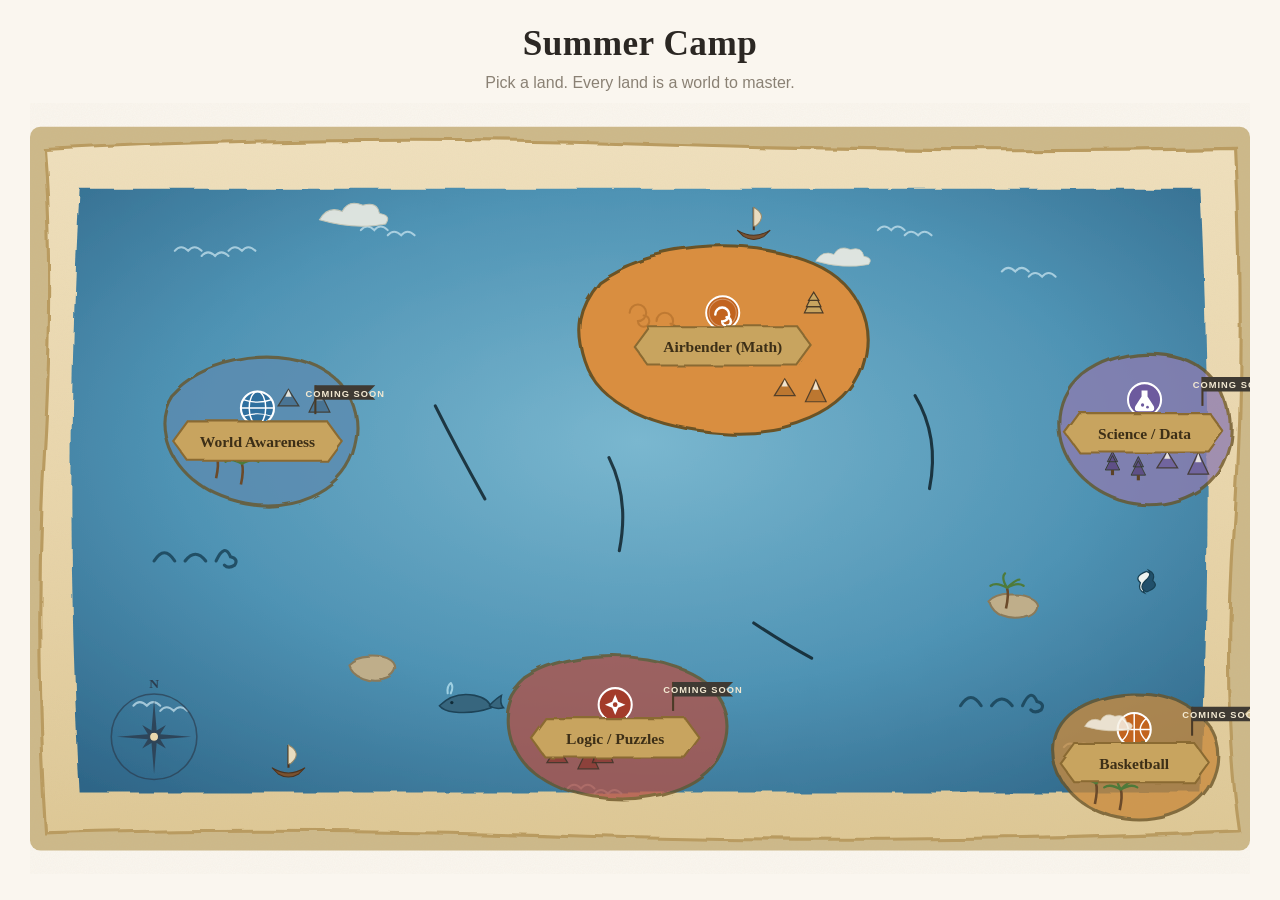
<file: index.preview.html>
<!DOCTYPE html>
<html lang="en">
<head>
  <meta charset="UTF-8">
  <meta name="viewport" content="width=device-width, initial-scale=1.0">
  <title>Summer Camp</title>
  <link rel="icon" href="assets/favicon.svg" type="image/svg+xml">
  <link rel="stylesheet" href="css/style.css">
</head>
<body>
  <div id="app"></div>

  <!-- Data ships as .js (not fetched .json) so the app works from file:// -->
  <script src="js/config.js"></script>
  <script src="data/math.bank.js"></script>
  <script src="js/state.js"></script>
  <script src="js/journey.js"></script>
  <script src="js/art.js"></script>
  <script src="js/modules.js"></script>
  <script src="js/map.js"></script>
  <script src="js/engine.js"></script>
  <script src="js/app.js"></script>
</body>
</html>
</file>
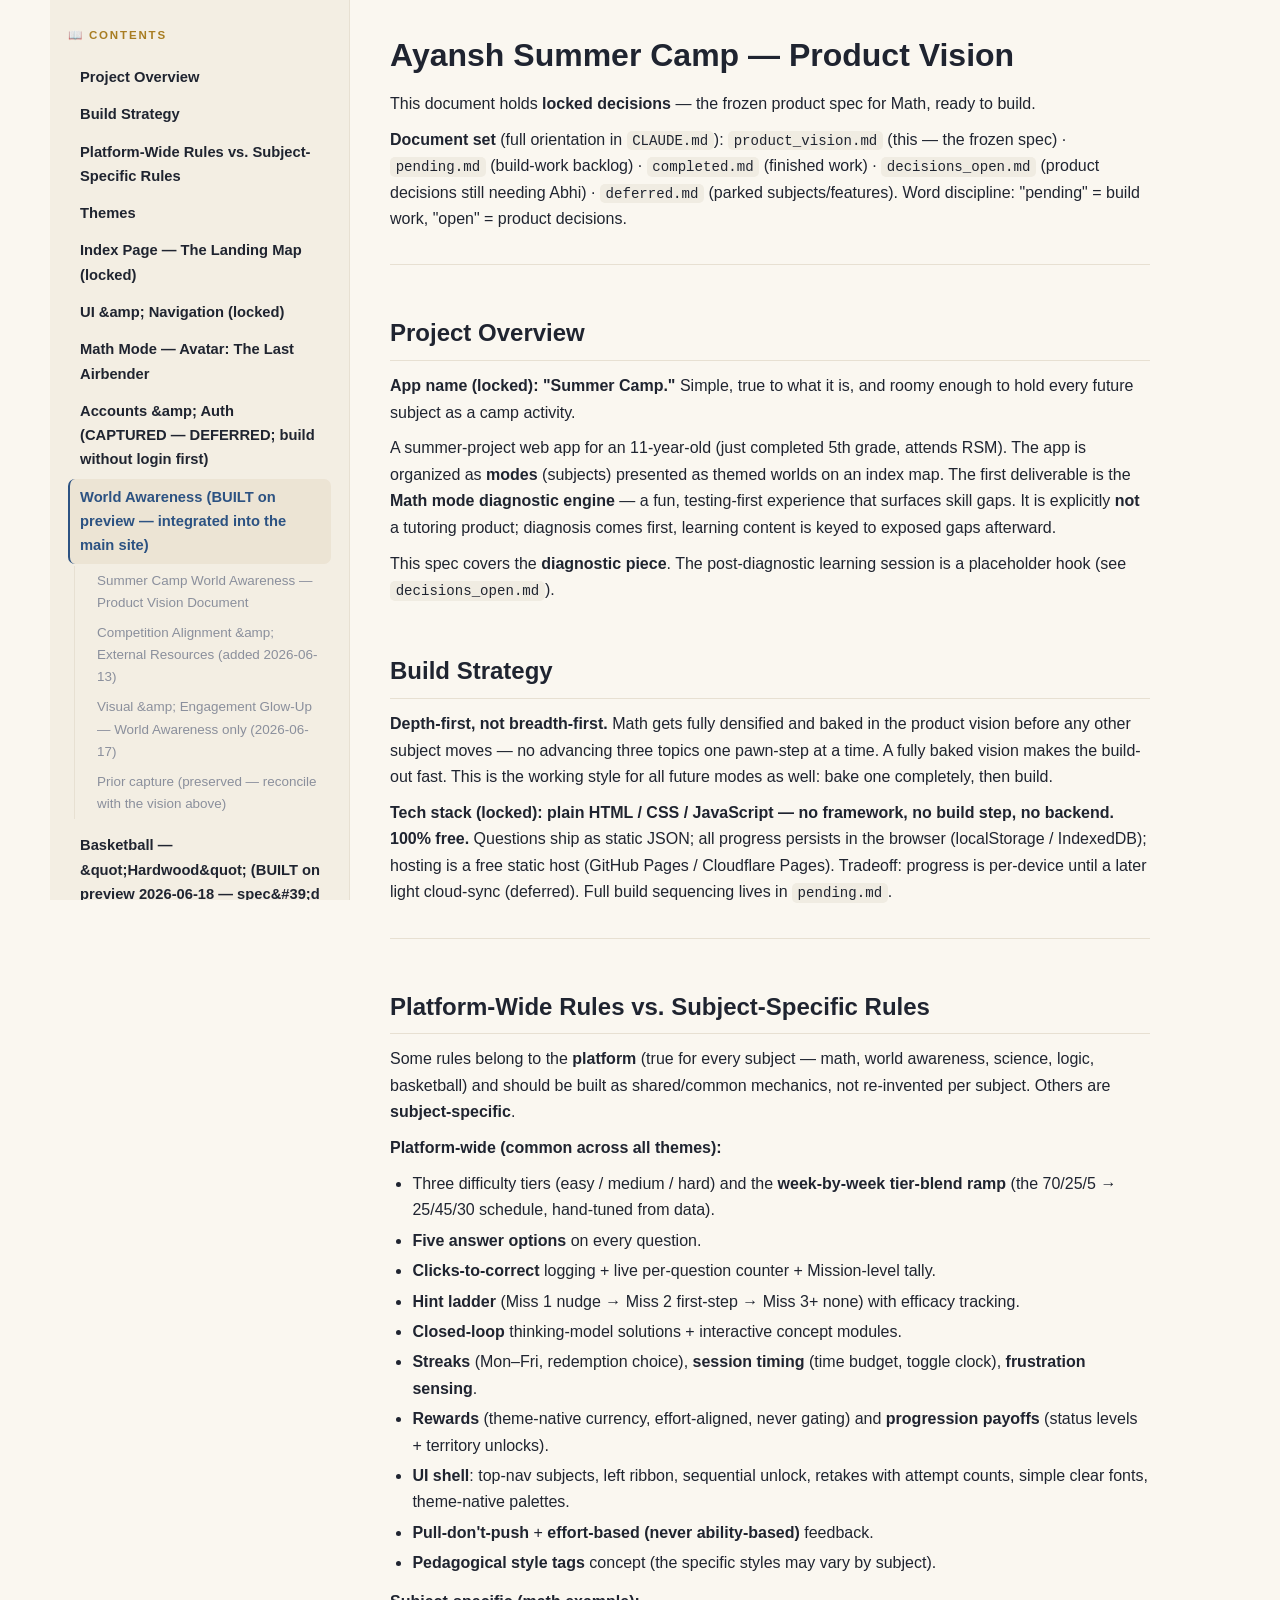
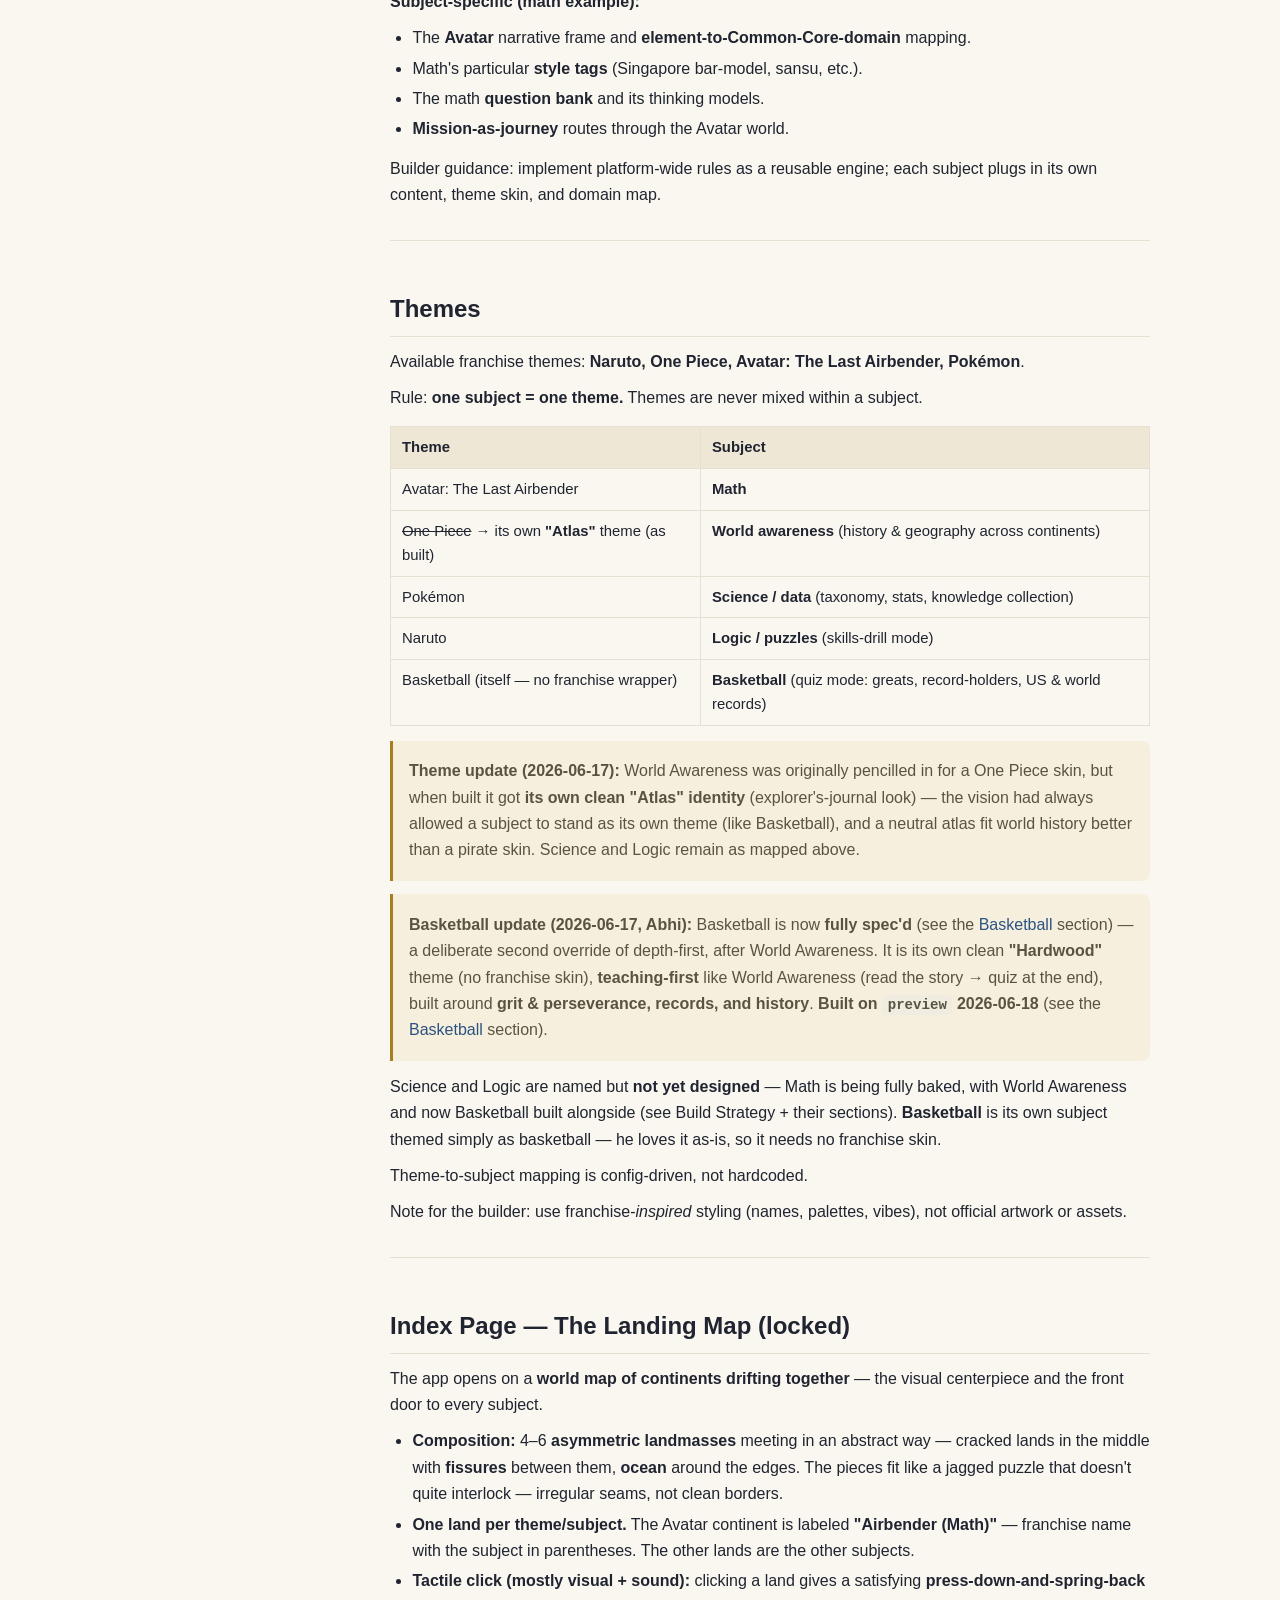
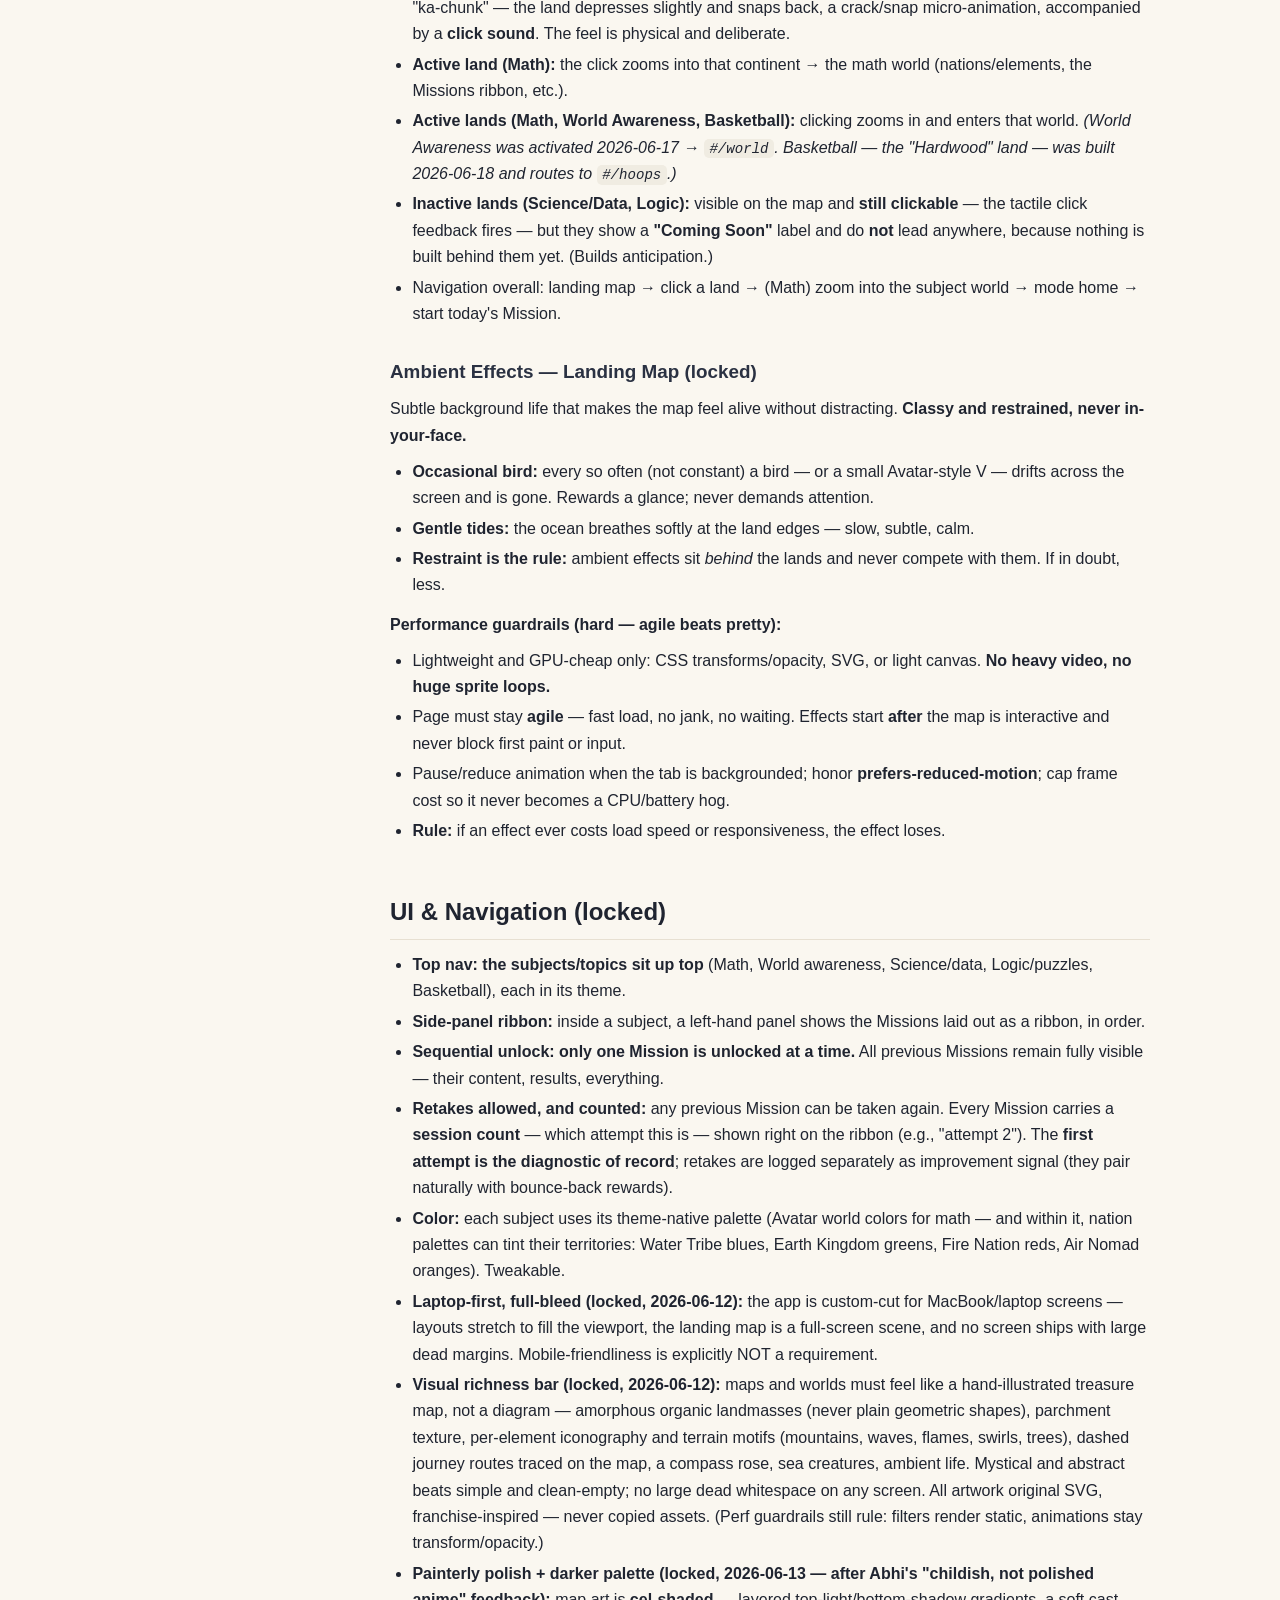
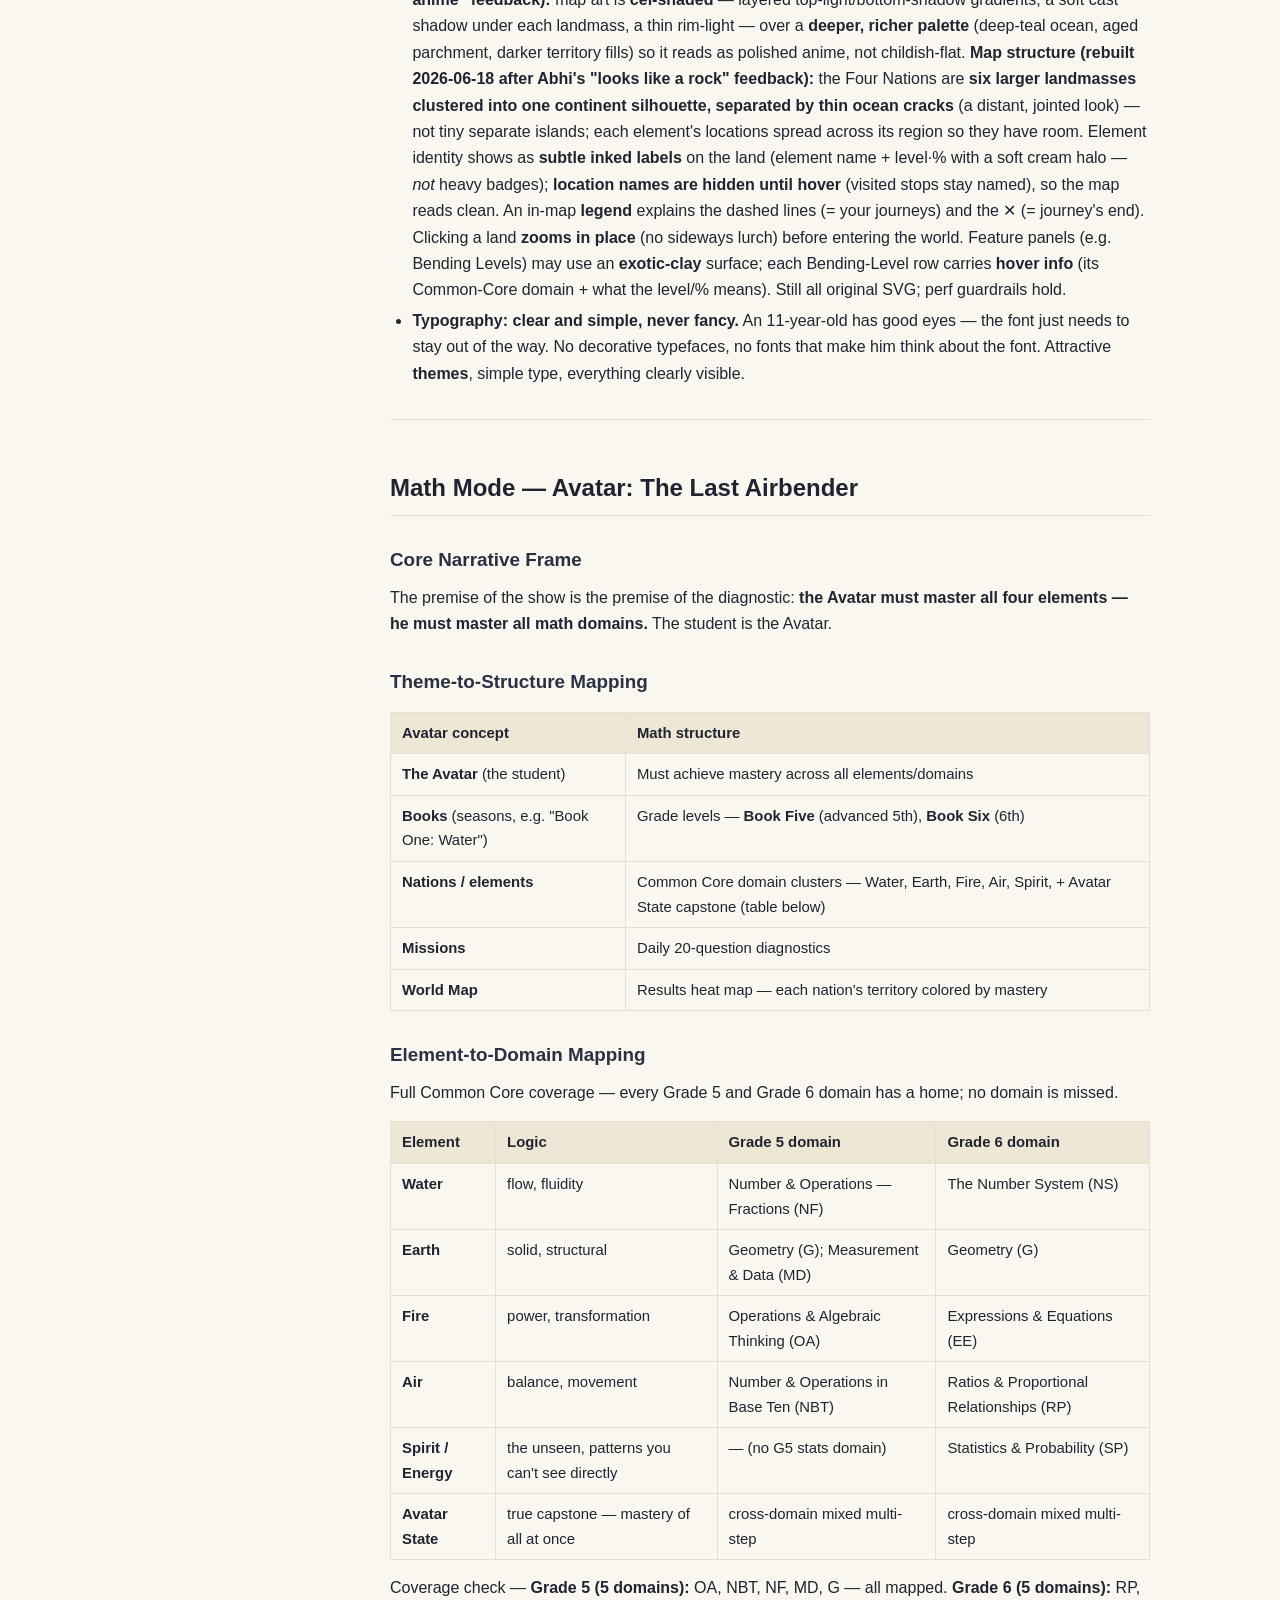
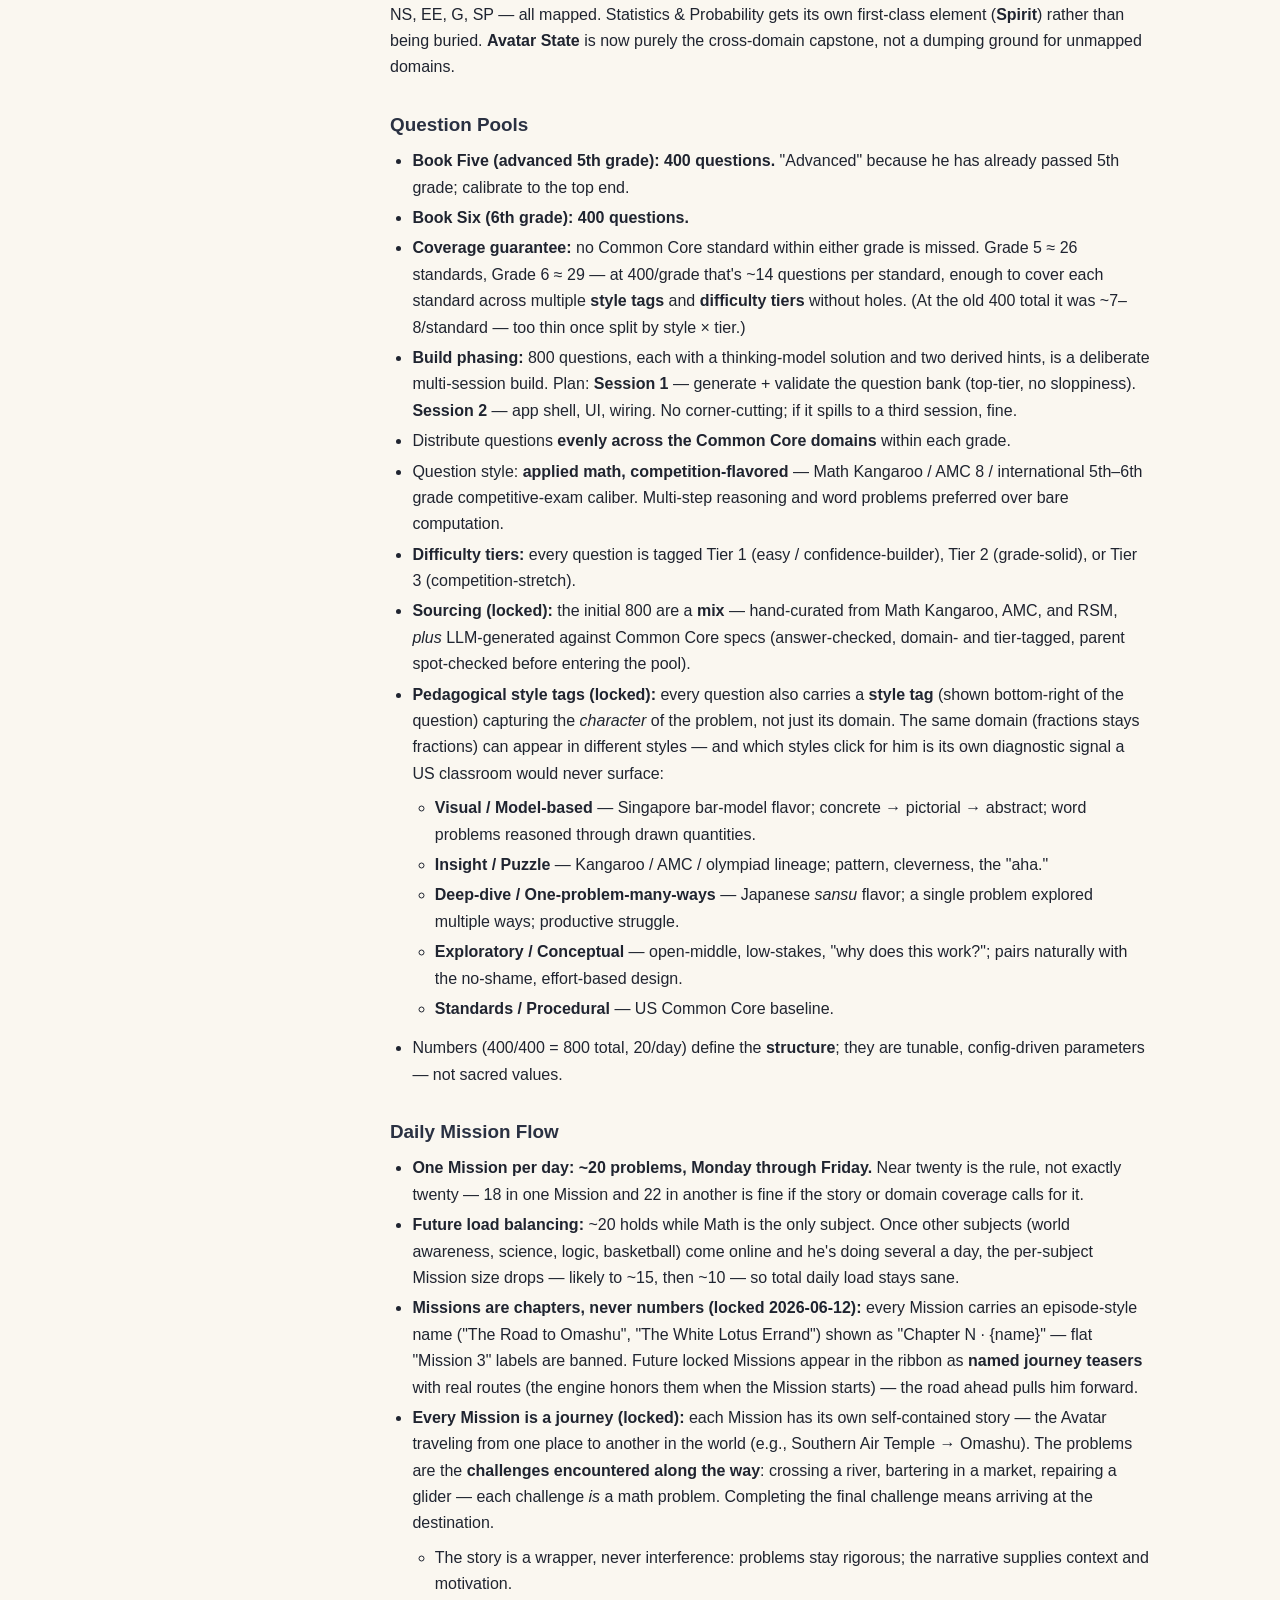
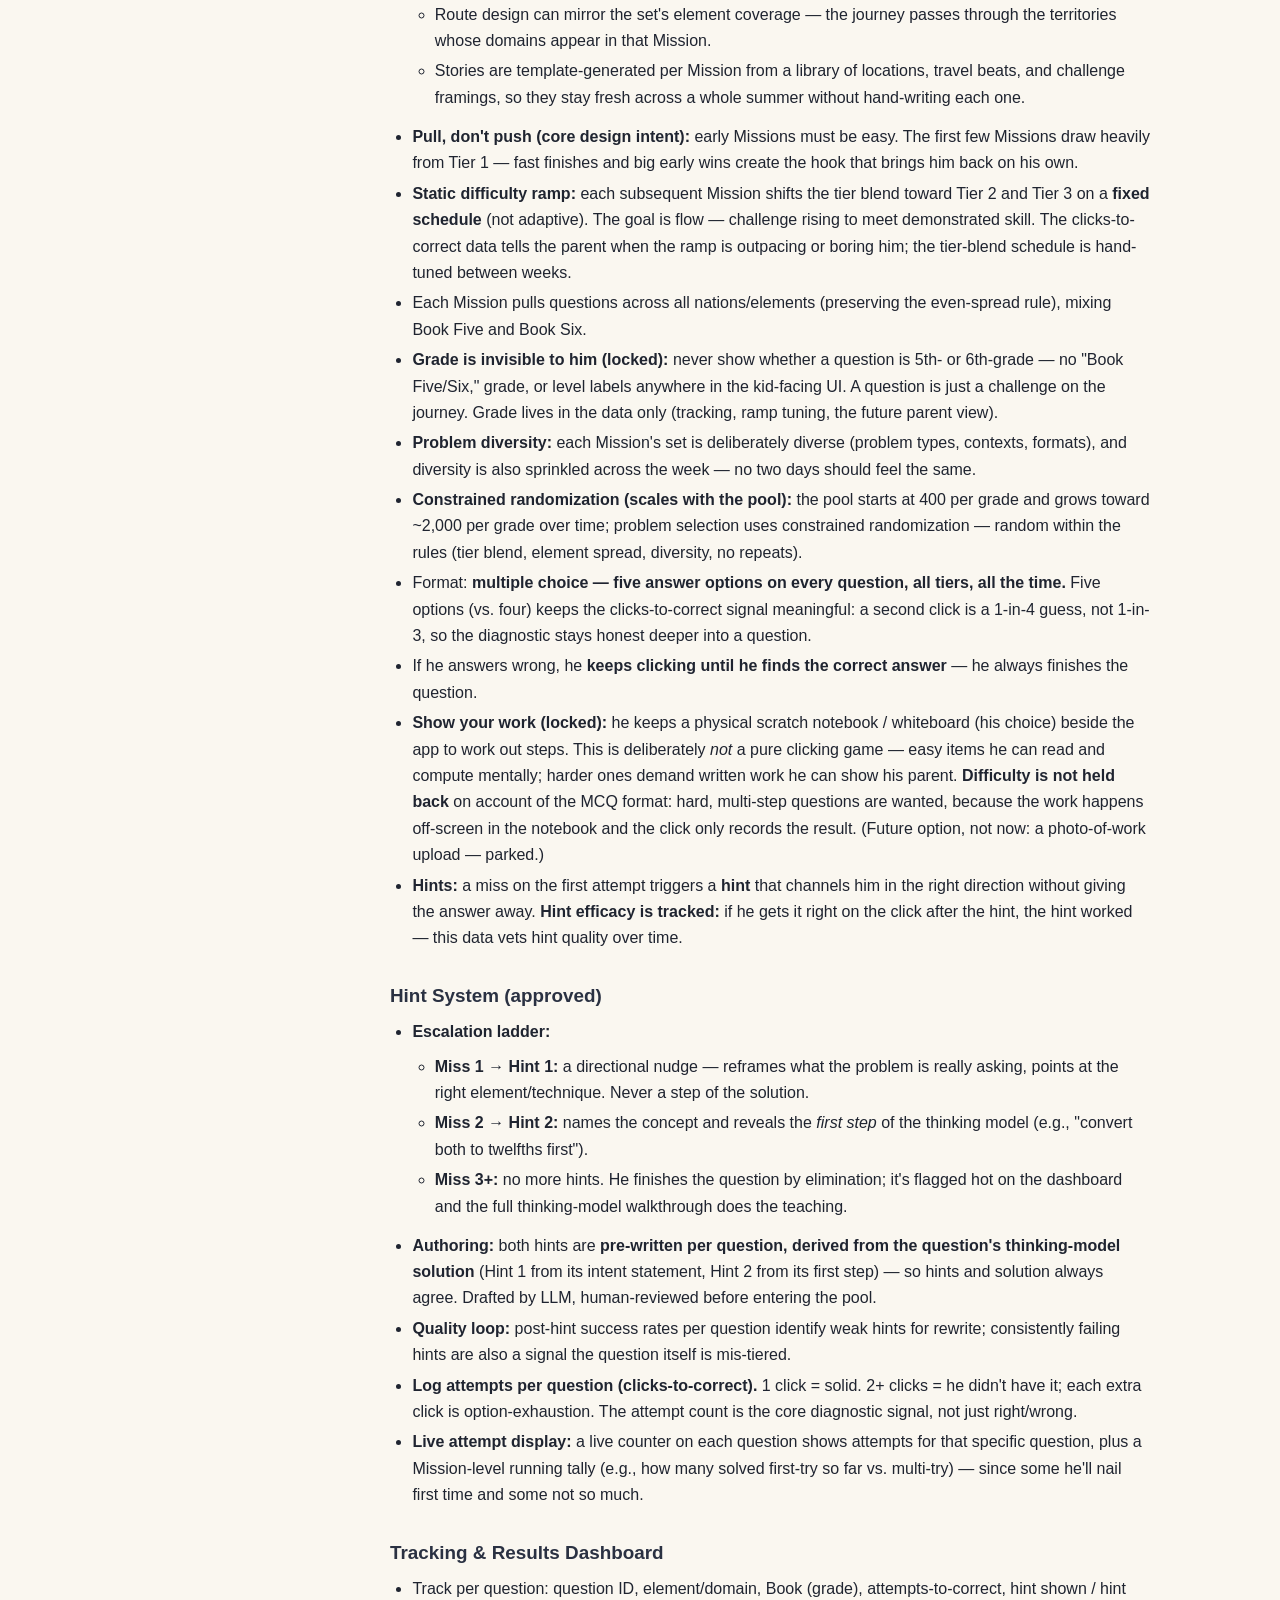
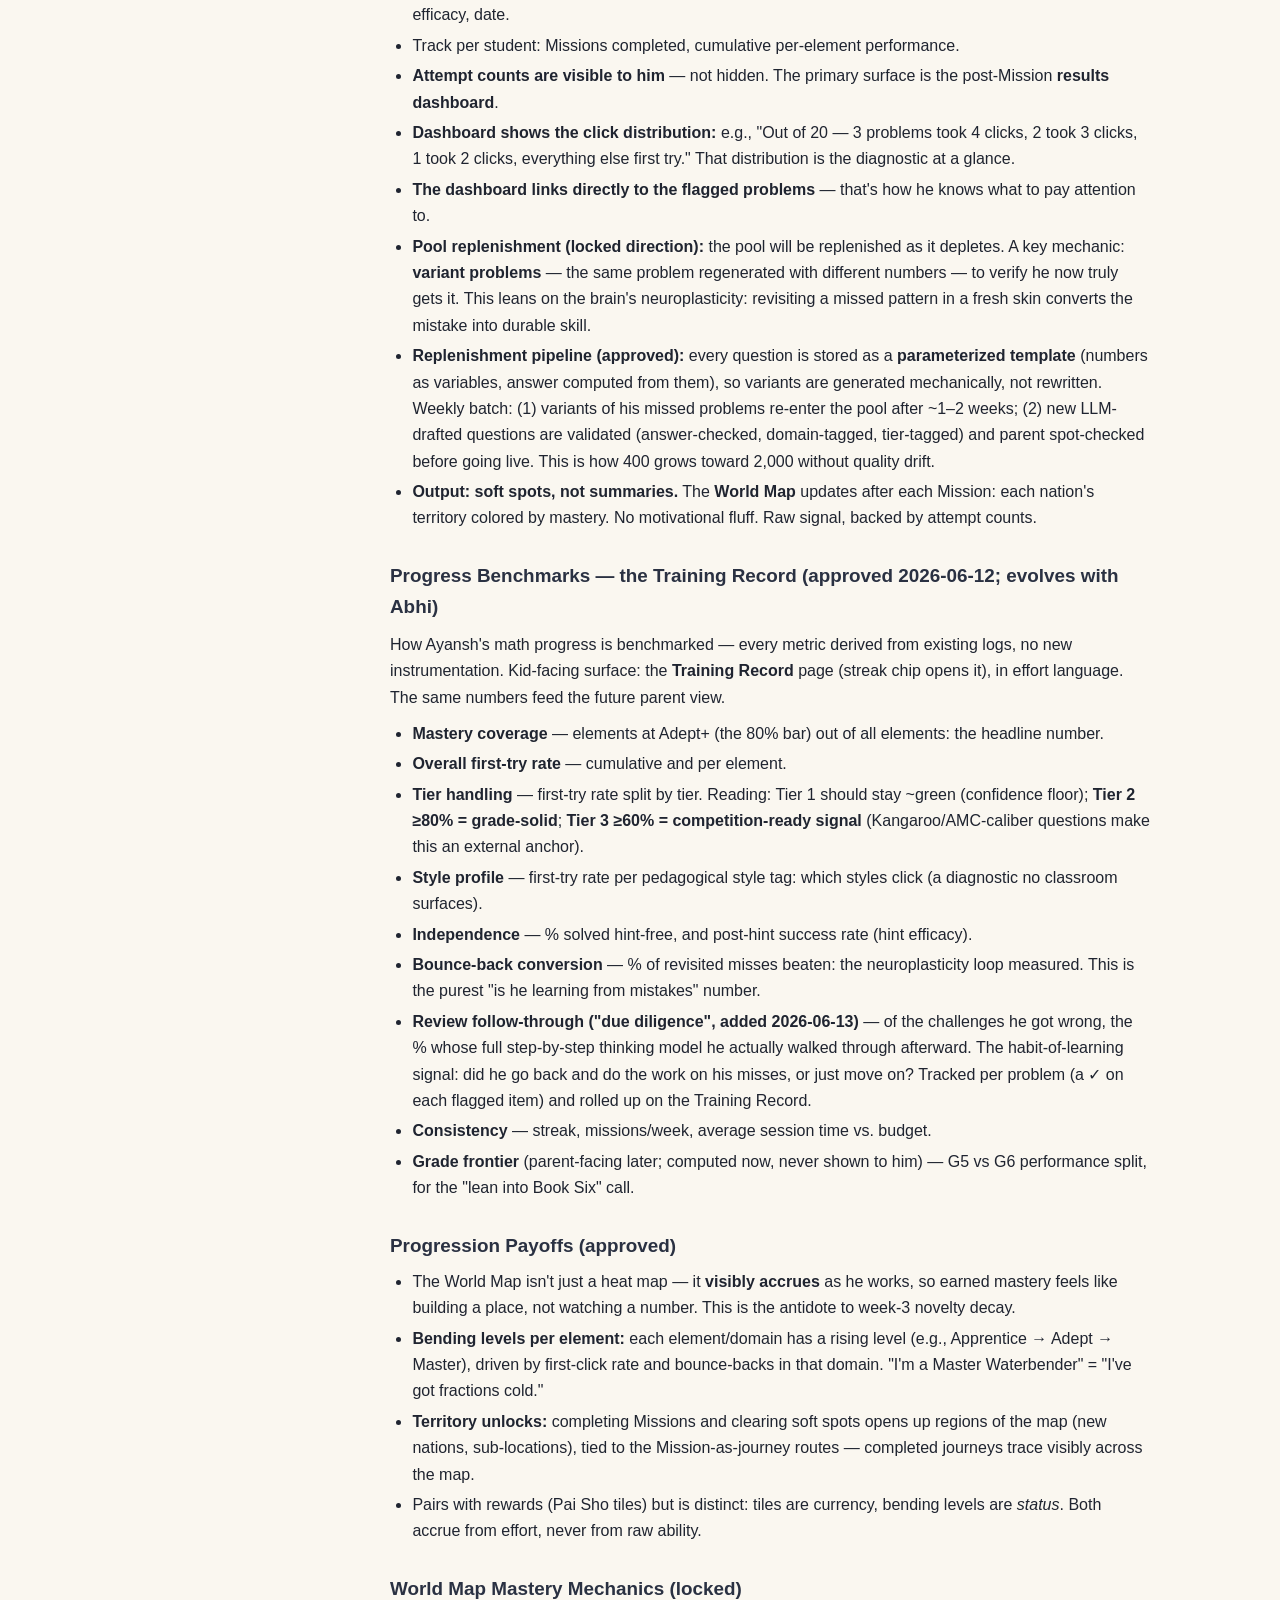
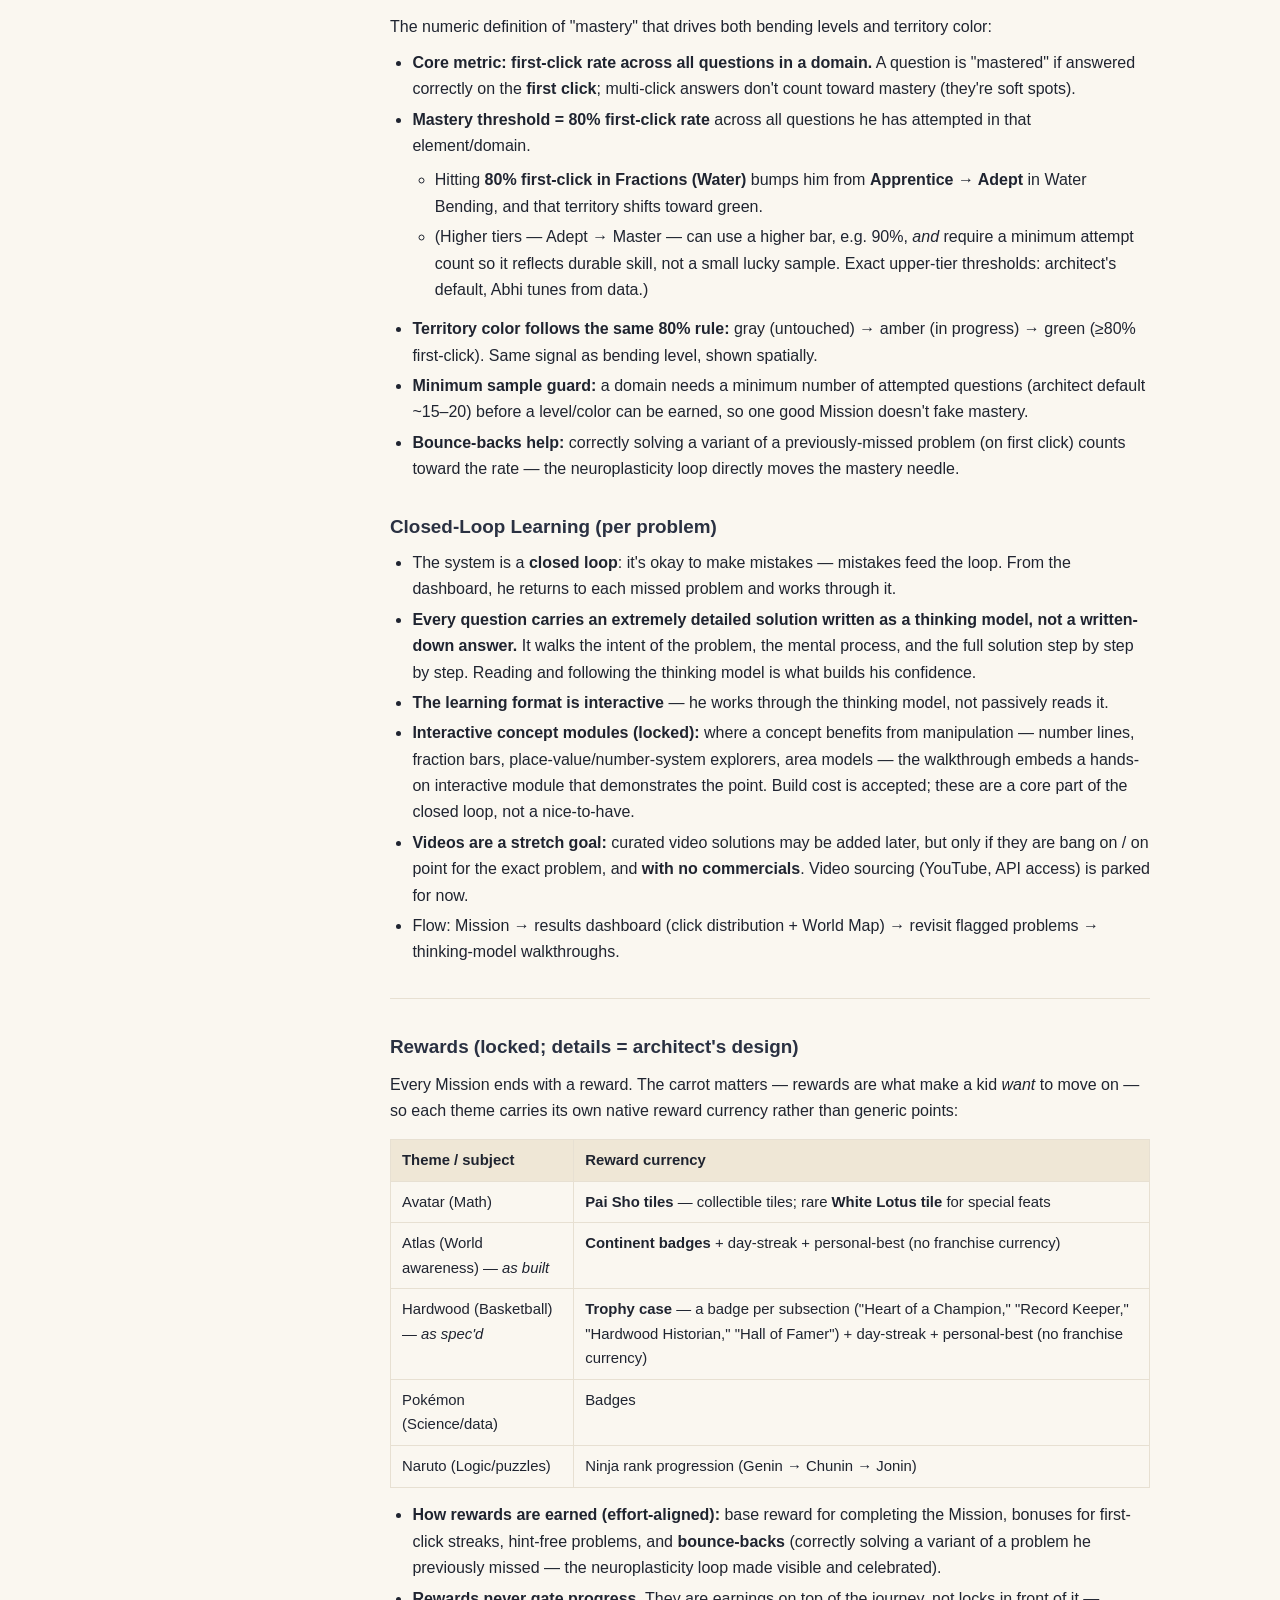
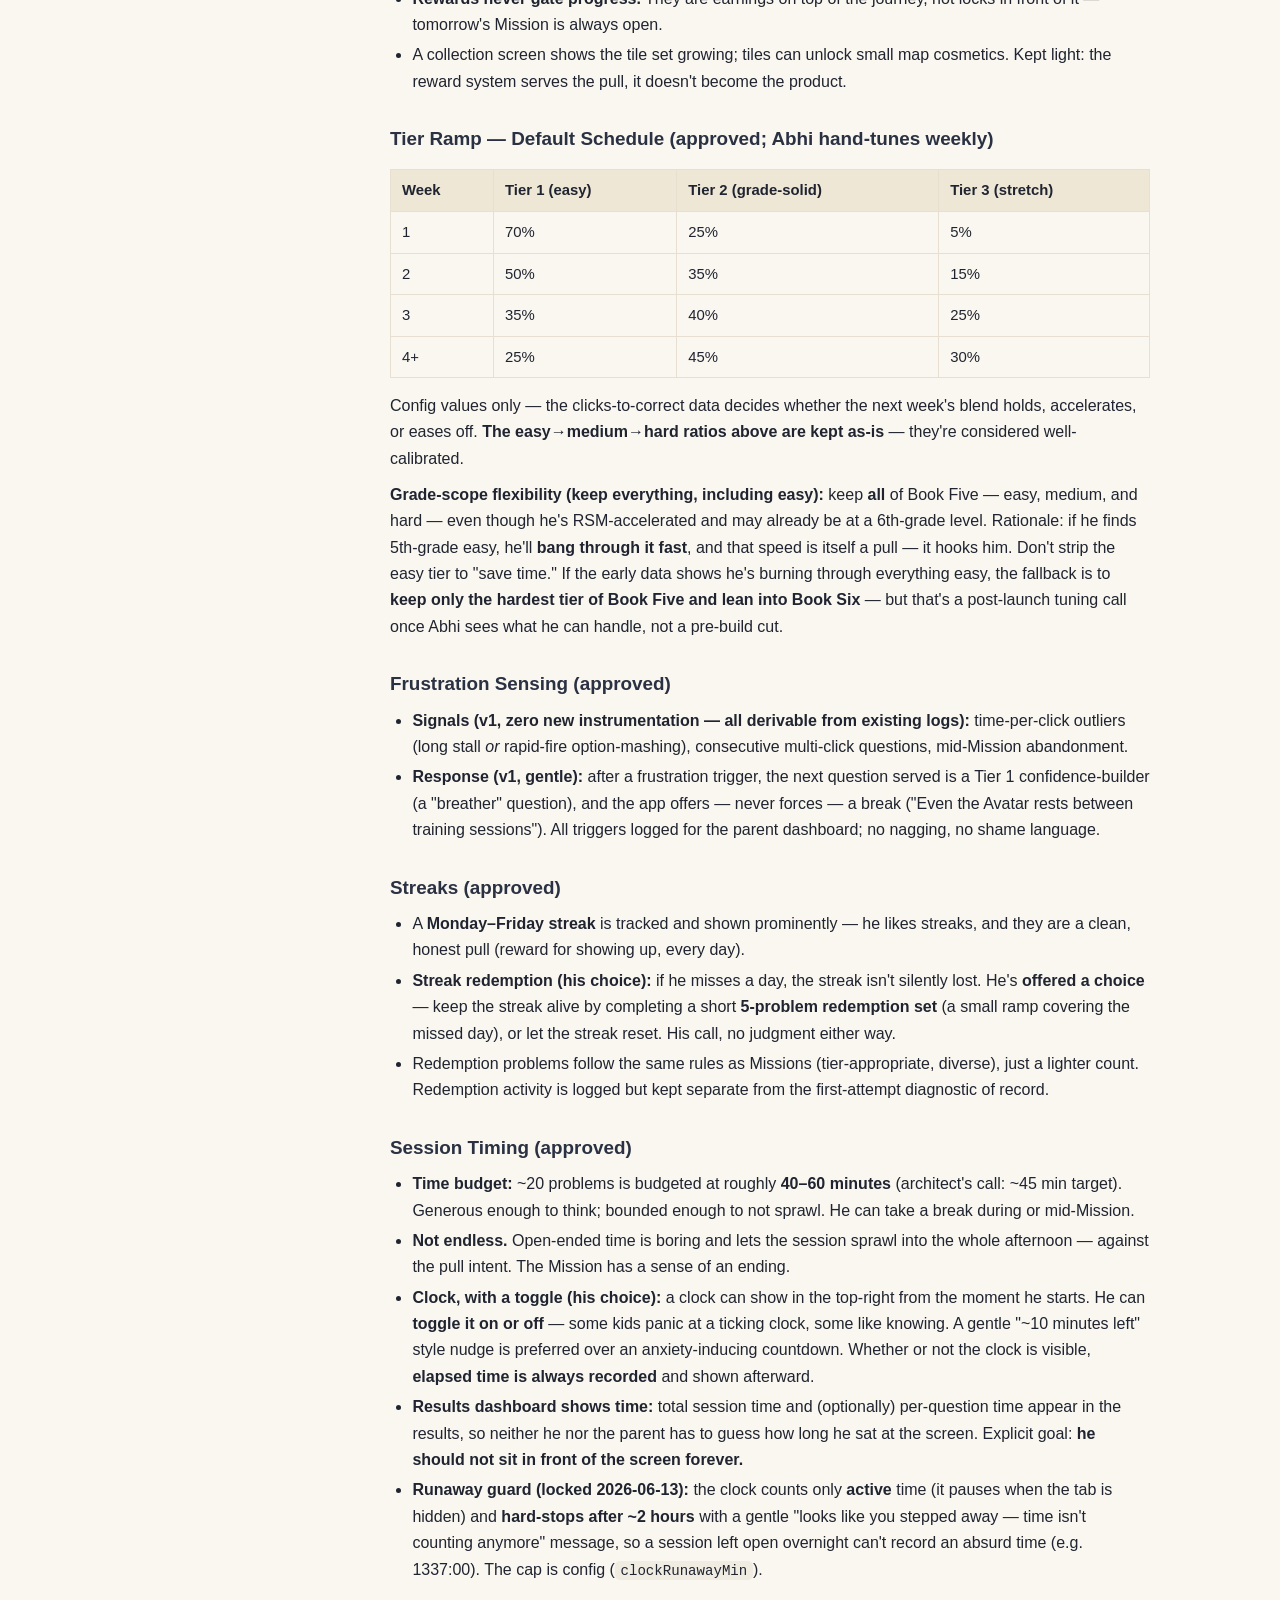
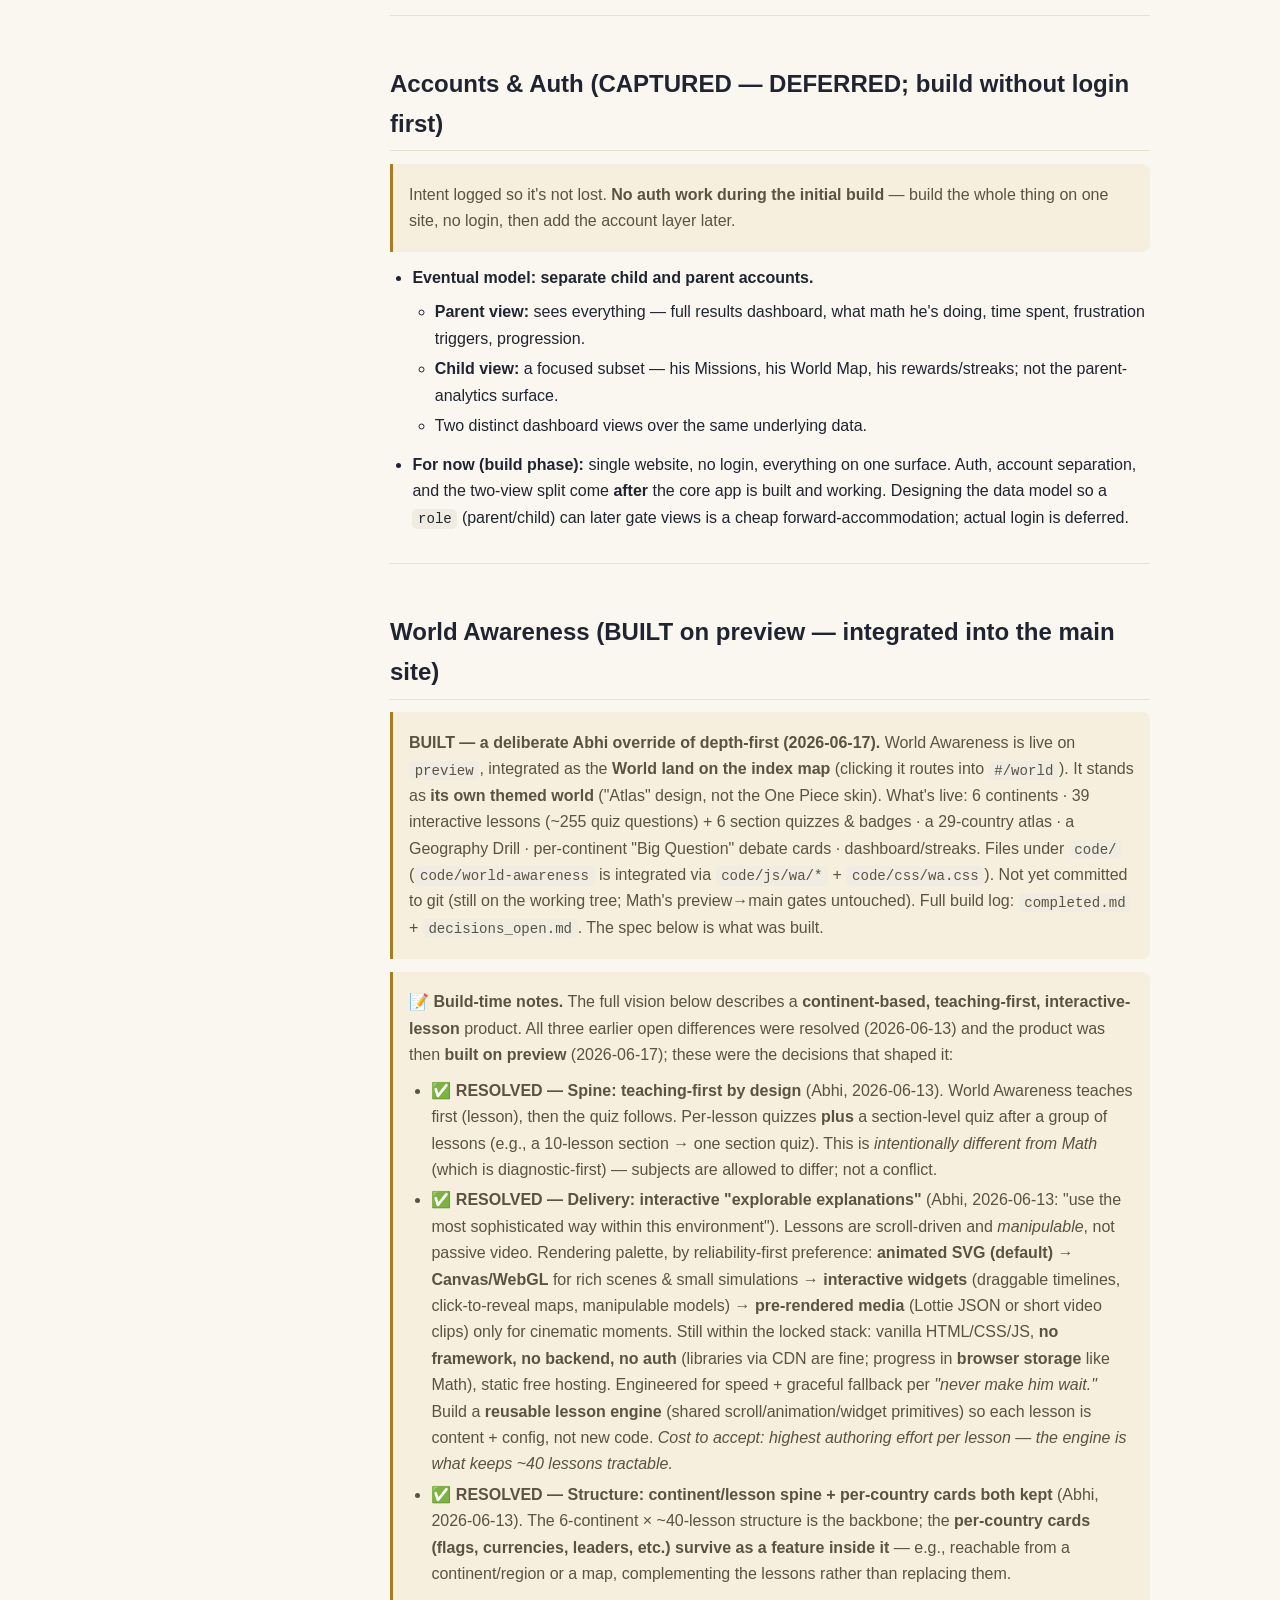
<file: docs/product_vision.html>
<!DOCTYPE html>
<html lang="en">
<head>
<meta charset="UTF-8">
<meta name="viewport" content="width=device-width, initial-scale=1.0">
<title>Summer Camp — Product Vision</title>
<style>
  :root{ --ink:#1f2430; --soft:#566; --faint:#8a8f9c; --paper:#faf7f0; --card:#fff; --line:#e7e0d2; --accent:#2c5282; --gold:#a87d22; --code:#f0ece2; }
  *{box-sizing:border-box}
  html{scroll-behavior:smooth}
  body{margin:0;font-family:-apple-system,BlinkMacSystemFont,"Segoe UI",Roboto,Helvetica,Arial,sans-serif;color:var(--ink);background:var(--paper);line-height:1.65;}
  a{color:var(--accent);text-decoration:none}
  a:hover{text-decoration:underline}
  .layout{display:flex;align-items:flex-start;max-width:1180px;margin:0 auto}
  /* sidebar */
  .toc{position:sticky;top:0;align-self:flex-start;width:300px;flex:none;height:100vh;overflow:auto;padding:26px 18px 40px;border-right:1px solid var(--line);background:#f3eee3}
  .toc h2{font-size:.72rem;letter-spacing:.16em;text-transform:uppercase;color:var(--gold);margin:0 0 14px}
  .toc-group{margin:1px 0}
  .toc-link{display:block;padding:6px 10px;border-radius:7px;color:var(--soft);font-size:.92rem;border-left:2px solid transparent}
  .toc-link:hover{background:#eae2d2;text-decoration:none;color:var(--ink)}
  .toc-link.lvl2{font-weight:600;color:var(--ink)}
  /* sub-items stay hidden until their section is the active one — keeps the ribbon quiet */
  .toc-sub{display:none;margin:2px 0 8px 6px;border-left:1px solid var(--line);padding-left:4px}
  .toc-group.current .toc-sub{display:block}
  .toc-link.lvl3{padding:4px 10px 4px 18px;font-size:.84rem;color:var(--faint);border-left:0}
  .toc-link.active{color:var(--accent);border-left-color:var(--accent);background:#ece4d4}
  .toc-link.lvl3.active{border-left:0;background:#ece4d4;color:var(--accent)}
  /* content */
  .content{flex:1;min-width:0;max-width:840px;padding:30px 40px 120px}
  .content h1{font-size:2rem;margin:.2em 0 .5em;line-height:1.2}
  .content h2{font-size:1.5rem;margin:2em 0 .5em;padding-bottom:.3em;border-bottom:1px solid var(--line);scroll-margin-top:14px}
  .content h3{font-size:1.18rem;margin:1.5em 0 .3em;color:#2a3142;scroll-margin-top:14px}
  .content h4{font-size:1.02rem;margin:1.2em 0 .2em;color:var(--soft)}
  .content p{margin:.6em 0}
  .content ul,.content ol{margin:.5em 0 .8em;padding-left:1.4em}
  .content li{margin:.25em 0}
  .content code{background:var(--code);padding:.12em .4em;border-radius:5px;font-size:.88em;font-family:"SFMono-Regular",Consolas,monospace}
  .content pre{background:#1f2430;color:#eee;padding:14px 16px;border-radius:10px;overflow:auto;font-size:.85rem;line-height:1.5}
  .content pre code{background:none;padding:0;color:inherit}
  .content blockquote{margin:.8em 0;padding:.5em 16px;border-left:3px solid var(--gold);background:#f6efdd;border-radius:0 8px 8px 0;color:#5a5340}
  .content table{border-collapse:collapse;width:100%;margin:1em 0;font-size:.93rem}
  .content th,.content td{border:1px solid var(--line);padding:8px 11px;text-align:left;vertical-align:top}
  .content th{background:#efe7d6}
  .content hr{border:0;border-top:1px solid var(--line);margin:2em 0}
  .content a[href^="http"]:after{content:" ↗";color:var(--faint);font-size:.85em}
  /* back to top */
  #totop{position:fixed;right:22px;bottom:22px;background:var(--accent);color:#fff;border:0;border-radius:999px;padding:11px 16px;font-weight:600;font-size:.85rem;box-shadow:0 6px 18px rgba(0,0,0,.2);cursor:pointer;opacity:0;pointer-events:none;transition:opacity .25s}
  #totop.show{opacity:1;pointer-events:auto}
  .src-note{font-size:.8rem;color:var(--faint);margin-top:10px;padding-top:10px;border-top:1px dashed var(--line)}
  @media (max-width:860px){
    .layout{flex-direction:column}
    .toc{position:static;width:100%;height:auto;border-right:0;border-bottom:1px solid var(--line)}
    .content{padding:20px}
  }
</style>
</head>
<body>
<div class="layout">
  <nav class="toc">
    <h2>📖 Contents</h2>
    <div class="toc-group"><a class="toc-link lvl2" href="#project-overview">Project Overview</a></div>
<div class="toc-group"><a class="toc-link lvl2" href="#build-strategy">Build Strategy</a></div>
<div class="toc-group"><a class="toc-link lvl2" href="#platform-wide-rules-vs-subject-specific-rules">Platform-Wide Rules vs. Subject-Specific Rules</a></div>
<div class="toc-group"><a class="toc-link lvl2" href="#themes">Themes</a></div>
<div class="toc-group"><a class="toc-link lvl2" href="#index-page-the-landing-map-locked">Index Page — The Landing Map (locked)</a><div class="toc-sub"><a class="toc-link lvl3" href="#ambient-effects-landing-map-locked">Ambient Effects — Landing Map (locked)</a></div></div>
<div class="toc-group"><a class="toc-link lvl2" href="#ui-amp-navigation-locked">UI &amp;amp; Navigation (locked)</a></div>
<div class="toc-group"><a class="toc-link lvl2" href="#math-mode-avatar-the-last-airbender">Math Mode — Avatar: The Last Airbender</a><div class="toc-sub"><a class="toc-link lvl3" href="#core-narrative-frame">Core Narrative Frame</a>
<a class="toc-link lvl3" href="#theme-to-structure-mapping">Theme-to-Structure Mapping</a>
<a class="toc-link lvl3" href="#element-to-domain-mapping">Element-to-Domain Mapping</a>
<a class="toc-link lvl3" href="#question-pools">Question Pools</a>
<a class="toc-link lvl3" href="#daily-mission-flow">Daily Mission Flow</a>
<a class="toc-link lvl3" href="#hint-system-approved">Hint System (approved)</a>
<a class="toc-link lvl3" href="#tracking-amp-results-dashboard">Tracking &amp;amp; Results Dashboard</a>
<a class="toc-link lvl3" href="#progress-benchmarks-the-training-record-approved-2026-06-12-evolves-with-abhi">Progress Benchmarks — the Training Record (approved 2026-06-12; evolves with Abhi)</a>
<a class="toc-link lvl3" href="#progression-payoffs-approved">Progression Payoffs (approved)</a>
<a class="toc-link lvl3" href="#world-map-mastery-mechanics-locked">World Map Mastery Mechanics (locked)</a>
<a class="toc-link lvl3" href="#closed-loop-learning-per-problem">Closed-Loop Learning (per problem)</a>
<a class="toc-link lvl3" href="#rewards-locked-details-architect39s-design">Rewards (locked; details = architect&amp;#39;s design)</a>
<a class="toc-link lvl3" href="#tier-ramp-default-schedule-approved-abhi-hand-tunes-weekly">Tier Ramp — Default Schedule (approved; Abhi hand-tunes weekly)</a>
<a class="toc-link lvl3" href="#frustration-sensing-approved">Frustration Sensing (approved)</a>
<a class="toc-link lvl3" href="#streaks-approved">Streaks (approved)</a>
<a class="toc-link lvl3" href="#session-timing-approved">Session Timing (approved)</a></div></div>
<div class="toc-group"><a class="toc-link lvl2" href="#accounts-amp-auth-captured-deferred-build-without-login-first">Accounts &amp;amp; Auth (CAPTURED — DEFERRED; build without login first)</a></div>
<div class="toc-group"><a class="toc-link lvl2" href="#world-awareness-built-on-preview-integrated-into-the-main-site">World Awareness (BUILT on preview — integrated into the main site)</a><div class="toc-sub"><a class="toc-link lvl3" href="#summer-camp-world-awareness-product-vision-document">Summer Camp World Awareness — Product Vision Document</a>
<a class="toc-link lvl3" href="#competition-alignment-amp-external-resources-added-2026-06-13">Competition Alignment &amp;amp; External Resources (added 2026-06-13)</a>
<a class="toc-link lvl3" href="#visual-amp-engagement-glow-up-world-awareness-only-2026-06-17">Visual &amp;amp; Engagement Glow-Up — World Awareness only (2026-06-17)</a>
<a class="toc-link lvl3" href="#prior-capture-preserved-reconcile-with-the-vision-above">Prior capture (preserved — reconcile with the vision above)</a></div></div>
<div class="toc-group"><a class="toc-link lvl2" href="#basketball-quothardwoodquot-built-on-preview-2026-06-18-spec39d-2026-06-17">Basketball — &amp;quot;Hardwood&amp;quot; (BUILT on preview 2026-06-18 — spec&amp;#39;d 2026-06-17)</a><div class="toc-sub"><a class="toc-link lvl3" href="#look-amp-feel-build-it-to-read-for-a-14-year-old-locked-2026-06-17-abhi">Look &amp;amp; feel — build it to read for a 14-year-old (locked, 2026-06-17 — Abhi)</a>
<a class="toc-link lvl3" href="#why-this-subject-and-the-feeling-we39re-after">Why this subject, and the feeling we&amp;#39;re after</a>
<a class="toc-link lvl3" href="#spine-amp-flow-locked">Spine &amp;amp; flow (locked)</a>
<a class="toc-link lvl3" href="#iconic-imagery-locked-2026-06-17-abhi">Iconic imagery (locked, 2026-06-17 — Abhi)</a>
<a class="toc-link lvl3" href="#home-court-california-locked-2026-06-17-abhi">Home court — California (locked, 2026-06-17 — Abhi)</a>
<a class="toc-link lvl3" href="#the-four-subsections-locked-content-map">The four subsections (locked content map)</a>
<a class="toc-link lvl3" href="#build-notes-for-the-scheduled-build">Build notes (for the scheduled build)</a></div></div>
<div class="toc-group"><a class="toc-link lvl2" href="#the-sun-amp-the-sword">The Sun &amp;amp; the Sword</a><div class="toc-sub"><a class="toc-link lvl3" href="#what-one-lesson-feels-like">What one lesson feels like</a>
<a class="toc-link lvl3" href="#the-engine-flow-story-first-then-a-6-question-quiz">The engine: flow (story-first, then a 6-question quiz)</a>
<a class="toc-link lvl3" href="#content-architecture-1">Content architecture</a>
<a class="toc-link lvl3" href="#the-cast">The cast</a>
<a class="toc-link lvl3" href="#art-voice-and-what-he-walks-away-with">Art, voice, and what he walks away with</a></div></div>
<div class="toc-group"><a class="toc-link lvl2" href="#design-principles">Design Principles</a></div>
    <div class="src-note">Generated from <code>product_vision.md</code> — that file is the source of truth.</div>
  </nav>
  <main class="content" id="content">
<h1 id="ayansh-summer-camp-product-vision">Ayansh Summer Camp — Product Vision</h1>
<p>This document holds <strong>locked decisions</strong> — the frozen product spec for Math, ready to build.</p>
<p><strong>Document set</strong> (full orientation in <code>CLAUDE.md</code>): <code>product_vision.md</code> (this — the frozen spec) · <code>pending.md</code> (build-work backlog) · <code>completed.md</code> (finished work) · <code>decisions_open.md</code> (product decisions still needing Abhi) · <code>deferred.md</code> (parked subjects/features). Word discipline: &quot;pending&quot; = build work, &quot;open&quot; = product decisions.</p>
<hr>
<h2 id="project-overview">Project Overview</h2>
<p><strong>App name (locked): &quot;Summer Camp.&quot;</strong> Simple, true to what it is, and roomy enough to hold every future subject as a camp activity.</p>
<p>A summer-project web app for an 11-year-old (just completed 5th grade, attends RSM). The app is organized as <strong>modes</strong> (subjects) presented as themed worlds on an index map. The first deliverable is the <strong>Math mode diagnostic engine</strong> — a fun, testing-first experience that surfaces skill gaps. It is explicitly <strong>not</strong> a tutoring product; diagnosis comes first, learning content is keyed to exposed gaps afterward.</p>
<p>This spec covers the <strong>diagnostic piece</strong>. The post-diagnostic learning session is a placeholder hook (see <code>decisions_open.md</code>).</p>
<h2 id="build-strategy">Build Strategy</h2>
<p><strong>Depth-first, not breadth-first.</strong> Math gets fully densified and baked in the product vision before any other subject moves — no advancing three topics one pawn-step at a time. A fully baked vision makes the build-out fast. This is the working style for all future modes as well: bake one completely, then build.</p>
<p><strong>Tech stack (locked): plain HTML / CSS / JavaScript — no framework, no build step, no backend. 100% free.</strong> Questions ship as static JSON; all progress persists in the browser (localStorage / IndexedDB); hosting is a free static host (GitHub Pages / Cloudflare Pages). Tradeoff: progress is per-device until a later light cloud-sync (deferred). Full build sequencing lives in <code>pending.md</code>.</p>
<hr>
<h2 id="platform-wide-rules-vs-subject-specific-rules">Platform-Wide Rules vs. Subject-Specific Rules</h2>
<p>Some rules belong to the <strong>platform</strong> (true for every subject — math, world awareness, science, logic, basketball) and should be built as shared/common mechanics, not re-invented per subject. Others are <strong>subject-specific</strong>.</p>
<p><strong>Platform-wide (common across all themes):</strong></p>
<ul>
<li>Three difficulty tiers (easy / medium / hard) and the <strong>week-by-week tier-blend ramp</strong> (the 70/25/5 → 25/45/30 schedule, hand-tuned from data).</li>
<li><strong>Five answer options</strong> on every question.</li>
<li><strong>Clicks-to-correct</strong> logging + live per-question counter + Mission-level tally.</li>
<li><strong>Hint ladder</strong> (Miss 1 nudge → Miss 2 first-step → Miss 3+ none) with efficacy tracking.</li>
<li><strong>Closed-loop</strong> thinking-model solutions + interactive concept modules.</li>
<li><strong>Streaks</strong> (Mon–Fri, redemption choice), <strong>session timing</strong> (time budget, toggle clock), <strong>frustration sensing</strong>.</li>
<li><strong>Rewards</strong> (theme-native currency, effort-aligned, never gating) and <strong>progression payoffs</strong> (status levels + territory unlocks).</li>
<li><strong>UI shell</strong>: top-nav subjects, left ribbon, sequential unlock, retakes with attempt counts, simple clear fonts, theme-native palettes.</li>
<li><strong>Pull-don&#39;t-push</strong> + <strong>effort-based (never ability-based)</strong> feedback.</li>
<li><strong>Pedagogical style tags</strong> concept (the specific styles may vary by subject).</li>
</ul>
<p><strong>Subject-specific (math example):</strong></p>
<ul>
<li>The <strong>Avatar</strong> narrative frame and <strong>element-to-Common-Core-domain</strong> mapping.</li>
<li>Math&#39;s particular <strong>style tags</strong> (Singapore bar-model, sansu, etc.).</li>
<li>The math <strong>question bank</strong> and its thinking models.</li>
<li><strong>Mission-as-journey</strong> routes through the Avatar world.</li>
</ul>
<p>Builder guidance: implement platform-wide rules as a reusable engine; each subject plugs in its own content, theme skin, and domain map.</p>
<hr>
<h2 id="themes">Themes</h2>
<p>Available franchise themes: <strong>Naruto, One Piece, Avatar: The Last Airbender, Pokémon</strong>.</p>
<p>Rule: <strong>one subject = one theme.</strong> Themes are never mixed within a subject.</p>
<table>
<thead>
<tr>
<th>Theme</th>
<th>Subject</th>
</tr>
</thead>
<tbody><tr>
<td>Avatar: The Last Airbender</td>
<td><strong>Math</strong></td>
</tr>
<tr>
<td><del>One Piece</del> → its own <strong>&quot;Atlas&quot;</strong> theme (as built)</td>
<td><strong>World awareness</strong> (history &amp; geography across continents)</td>
</tr>
<tr>
<td>Pokémon</td>
<td><strong>Science / data</strong> (taxonomy, stats, knowledge collection)</td>
</tr>
<tr>
<td>Naruto</td>
<td><strong>Logic / puzzles</strong> (skills-drill mode)</td>
</tr>
<tr>
<td>Basketball (itself — no franchise wrapper)</td>
<td><strong>Basketball</strong> (quiz mode: greats, record-holders, US &amp; world records)</td>
</tr>
</tbody></table>
<blockquote>
<p><strong>Theme update (2026-06-17):</strong> World Awareness was originally pencilled in for a One Piece skin, but when built it got <strong>its own clean &quot;Atlas&quot; identity</strong> (explorer&#39;s-journal look) — the vision had always allowed a subject to stand as its own theme (like Basketball), and a neutral atlas fit world history better than a pirate skin. Science and Logic remain as mapped above.</p>
</blockquote>
<blockquote>
<p><strong>Basketball update (2026-06-17, Abhi):</strong> Basketball is now <strong>fully spec&#39;d</strong> (see the <a href="#basketball">Basketball</a> section) — a deliberate second override of depth-first, after World Awareness. It is its own clean <strong>&quot;Hardwood&quot;</strong> theme (no franchise skin), <strong>teaching-first</strong> like World Awareness (read the story → quiz at the end), built around <strong>grit &amp; perseverance, records, and history</strong>. <strong>Built on <code>preview</code> 2026-06-18</strong> (see the <a href="#basketball">Basketball</a> section).</p>
</blockquote>
<p>Science and Logic are named but <strong>not yet designed</strong> — Math is being fully baked, with World Awareness and now Basketball built alongside (see Build Strategy + their sections). <strong>Basketball</strong> is its own subject themed simply as basketball — he loves it as-is, so it needs no franchise skin.</p>
<p>Theme-to-subject mapping is config-driven, not hardcoded.</p>
<p>Note for the builder: use franchise-<em>inspired</em> styling (names, palettes, vibes), not official artwork or assets.</p>
<hr>
<h2 id="index-page-the-landing-map-locked">Index Page — The Landing Map (locked)</h2>
<p>The app opens on a <strong>world map of continents drifting together</strong> — the visual centerpiece and the front door to every subject.</p>
<ul>
<li><strong>Composition:</strong> 4–6 <strong>asymmetric landmasses</strong> meeting in an abstract way — cracked lands in the middle with <strong>fissures</strong> between them, <strong>ocean</strong> around the edges. The pieces fit like a jagged puzzle that doesn&#39;t quite interlock — irregular seams, not clean borders.</li>
<li><strong>One land per theme/subject.</strong> The Avatar continent is labeled <strong>&quot;Airbender (Math)&quot;</strong> — franchise name with the subject in parentheses. The other lands are the other subjects.</li>
<li><strong>Tactile click (mostly visual + sound):</strong> clicking a land gives a satisfying <strong>press-down-and-spring-back</strong> &quot;ka-chunk&quot; — the land depresses slightly and snaps back, a crack/snap micro-animation, accompanied by a <strong>click sound</strong>. The feel is physical and deliberate.</li>
<li><strong>Active land (Math):</strong> the click zooms into that continent → the math world (nations/elements, the Missions ribbon, etc.).</li>
<li><strong>Active lands (Math, World Awareness, Basketball):</strong> clicking zooms in and enters that world. <em>(World Awareness was activated 2026-06-17 → <code>#/world</code>. Basketball — the &quot;Hardwood&quot; land — was built 2026-06-18 and routes to <code>#/hoops</code>.)</em></li>
<li><strong>Inactive lands (Science/Data, Logic):</strong> visible on the map and <strong>still clickable</strong> — the tactile click feedback fires — but they show a <strong>&quot;Coming Soon&quot;</strong> label and do <strong>not</strong> lead anywhere, because nothing is built behind them yet. (Builds anticipation.)</li>
<li>Navigation overall: landing map → click a land → (Math) zoom into the subject world → mode home → start today&#39;s Mission.</li>
</ul>
<h3 id="ambient-effects-landing-map-locked">Ambient Effects — Landing Map (locked)</h3>
<p>Subtle background life that makes the map feel alive without distracting. <strong>Classy and restrained, never in-your-face.</strong></p>
<ul>
<li><strong>Occasional bird:</strong> every so often (not constant) a bird — or a small Avatar-style V — drifts across the screen and is gone. Rewards a glance; never demands attention.</li>
<li><strong>Gentle tides:</strong> the ocean breathes softly at the land edges — slow, subtle, calm.</li>
<li><strong>Restraint is the rule:</strong> ambient effects sit <em>behind</em> the lands and never compete with them. If in doubt, less.</li>
</ul>
<p><strong>Performance guardrails (hard — agile beats pretty):</strong></p>
<ul>
<li>Lightweight and GPU-cheap only: CSS transforms/opacity, SVG, or light canvas. <strong>No heavy video, no huge sprite loops.</strong></li>
<li>Page must stay <strong>agile</strong> — fast load, no jank, no waiting. Effects start <strong>after</strong> the map is interactive and never block first paint or input.</li>
<li>Pause/reduce animation when the tab is backgrounded; honor <strong>prefers-reduced-motion</strong>; cap frame cost so it never becomes a CPU/battery hog.</li>
<li><strong>Rule:</strong> if an effect ever costs load speed or responsiveness, the effect loses.</li>
</ul>
<h2 id="ui-amp-navigation-locked">UI &amp; Navigation (locked)</h2>
<ul>
<li><strong>Top nav: the subjects/topics sit up top</strong> (Math, World awareness, Science/data, Logic/puzzles, Basketball), each in its theme.</li>
<li><strong>Side-panel ribbon:</strong> inside a subject, a left-hand panel shows the Missions laid out as a ribbon, in order.</li>
<li><strong>Sequential unlock: only one Mission is unlocked at a time.</strong> All previous Missions remain fully visible — their content, results, everything.</li>
<li><strong>Retakes allowed, and counted:</strong> any previous Mission can be taken again. Every Mission carries a <strong>session count</strong> — which attempt this is — shown right on the ribbon (e.g., &quot;attempt 2&quot;). The <strong>first attempt is the diagnostic of record</strong>; retakes are logged separately as improvement signal (they pair naturally with bounce-back rewards).</li>
<li><strong>Color:</strong> each subject uses its theme-native palette (Avatar world colors for math — and within it, nation palettes can tint their territories: Water Tribe blues, Earth Kingdom greens, Fire Nation reds, Air Nomad oranges). Tweakable.</li>
<li><strong>Laptop-first, full-bleed (locked, 2026-06-12):</strong> the app is custom-cut for MacBook/laptop screens — layouts stretch to fill the viewport, the landing map is a full-screen scene, and no screen ships with large dead margins. Mobile-friendliness is explicitly NOT a requirement.</li>
<li><strong>Visual richness bar (locked, 2026-06-12):</strong> maps and worlds must feel like a hand-illustrated treasure map, not a diagram — amorphous organic landmasses (never plain geometric shapes), parchment texture, per-element iconography and terrain motifs (mountains, waves, flames, swirls, trees), dashed journey routes traced on the map, a compass rose, sea creatures, ambient life. Mystical and abstract beats simple and clean-empty; no large dead whitespace on any screen. All artwork original SVG, franchise-inspired — never copied assets. (Perf guardrails still rule: filters render static, animations stay transform/opacity.)</li>
<li><strong>Painterly polish + darker palette (locked, 2026-06-13 — after Abhi&#39;s &quot;childish, not polished anime&quot; feedback):</strong> map art is <strong>cel-shaded</strong> — layered top-light/bottom-shadow gradients, a soft cast shadow under each landmass, a thin rim-light — over a <strong>deeper, richer palette</strong> (deep-teal ocean, aged parchment, darker territory fills) so it reads as polished anime, not childish-flat. <strong>Map structure (rebuilt 2026-06-18 after Abhi&#39;s &quot;looks like a rock&quot; feedback):</strong> the Four Nations are <strong>six larger landmasses clustered into one continent silhouette, separated by thin ocean cracks</strong> (a distant, jointed look) — not tiny separate islands; each element&#39;s locations spread across its region so they have room. Element identity shows as <strong>subtle inked labels</strong> on the land (element name + level·% with a soft cream halo — <em>not</em> heavy badges); <strong>location names are hidden until hover</strong> (visited stops stay named), so the map reads clean. An in-map <strong>legend</strong> explains the dashed lines (= your journeys) and the ✕ (= journey&#39;s end). Clicking a land <strong>zooms in place</strong> (no sideways lurch) before entering the world. Feature panels (e.g. Bending Levels) may use an <strong>exotic-clay</strong> surface; each Bending-Level row carries <strong>hover info</strong> (its Common-Core domain + what the level/% means). Still all original SVG; perf guardrails hold.</li>
<li><strong>Typography: clear and simple, never fancy.</strong> An 11-year-old has good eyes — the font just needs to stay out of the way. No decorative typefaces, no fonts that make him think about the font. Attractive <strong>themes</strong>, simple type, everything clearly visible.</li>
</ul>
<hr>
<h2 id="math-mode-avatar-the-last-airbender">Math Mode — Avatar: The Last Airbender</h2>
<h3 id="core-narrative-frame">Core Narrative Frame</h3>
<p>The premise of the show is the premise of the diagnostic: <strong>the Avatar must master all four elements — he must master all math domains.</strong> The student is the Avatar.</p>
<h3 id="theme-to-structure-mapping">Theme-to-Structure Mapping</h3>
<table>
<thead>
<tr>
<th>Avatar concept</th>
<th>Math structure</th>
</tr>
</thead>
<tbody><tr>
<td><strong>The Avatar</strong> (the student)</td>
<td>Must achieve mastery across all elements/domains</td>
</tr>
<tr>
<td><strong>Books</strong> (seasons, e.g. &quot;Book One: Water&quot;)</td>
<td>Grade levels — <strong>Book Five</strong> (advanced 5th), <strong>Book Six</strong> (6th)</td>
</tr>
<tr>
<td><strong>Nations / elements</strong></td>
<td>Common Core domain clusters — Water, Earth, Fire, Air, Spirit, + Avatar State capstone (table below)</td>
</tr>
<tr>
<td><strong>Missions</strong></td>
<td>Daily 20-question diagnostics</td>
</tr>
<tr>
<td><strong>World Map</strong></td>
<td>Results heat map — each nation&#39;s territory colored by mastery</td>
</tr>
</tbody></table>
<h3 id="element-to-domain-mapping">Element-to-Domain Mapping</h3>
<p>Full Common Core coverage — every Grade 5 and Grade 6 domain has a home; no domain is missed.</p>
<table>
<thead>
<tr>
<th>Element</th>
<th>Logic</th>
<th>Grade 5 domain</th>
<th>Grade 6 domain</th>
</tr>
</thead>
<tbody><tr>
<td><strong>Water</strong></td>
<td>flow, fluidity</td>
<td>Number &amp; Operations — Fractions (NF)</td>
<td>The Number System (NS)</td>
</tr>
<tr>
<td><strong>Earth</strong></td>
<td>solid, structural</td>
<td>Geometry (G); Measurement &amp; Data (MD)</td>
<td>Geometry (G)</td>
</tr>
<tr>
<td><strong>Fire</strong></td>
<td>power, transformation</td>
<td>Operations &amp; Algebraic Thinking (OA)</td>
<td>Expressions &amp; Equations (EE)</td>
</tr>
<tr>
<td><strong>Air</strong></td>
<td>balance, movement</td>
<td>Number &amp; Operations in Base Ten (NBT)</td>
<td>Ratios &amp; Proportional Relationships (RP)</td>
</tr>
<tr>
<td><strong>Spirit / Energy</strong></td>
<td>the unseen, patterns you can&#39;t see directly</td>
<td>— (no G5 stats domain)</td>
<td>Statistics &amp; Probability (SP)</td>
</tr>
<tr>
<td><strong>Avatar State</strong></td>
<td>true capstone — mastery of all at once</td>
<td>cross-domain mixed multi-step</td>
<td>cross-domain mixed multi-step</td>
</tr>
</tbody></table>
<p>Coverage check — <strong>Grade 5 (5 domains):</strong> OA, NBT, NF, MD, G — all mapped. <strong>Grade 6 (5 domains):</strong> RP, NS, EE, G, SP — all mapped. Statistics &amp; Probability gets its own first-class element (<strong>Spirit</strong>) rather than being buried. <strong>Avatar State</strong> is now purely the cross-domain capstone, not a dumping ground for unmapped domains.</p>
<h3 id="question-pools">Question Pools</h3>
<ul>
<li><strong>Book Five (advanced 5th grade): 400 questions.</strong> &quot;Advanced&quot; because he has already passed 5th grade; calibrate to the top end.</li>
<li><strong>Book Six (6th grade): 400 questions.</strong></li>
<li><strong>Coverage guarantee:</strong> no Common Core standard within either grade is missed. Grade 5 ≈ 26 standards, Grade 6 ≈ 29 — at 400/grade that&#39;s ~14 questions per standard, enough to cover each standard across multiple <strong>style tags</strong> and <strong>difficulty tiers</strong> without holes. (At the old 400 total it was ~7–8/standard — too thin once split by style × tier.)</li>
<li><strong>Build phasing:</strong> 800 questions, each with a thinking-model solution and two derived hints, is a deliberate multi-session build. Plan: <strong>Session 1</strong> — generate + validate the question bank (top-tier, no sloppiness). <strong>Session 2</strong> — app shell, UI, wiring. No corner-cutting; if it spills to a third session, fine.</li>
<li>Distribute questions <strong>evenly across the Common Core domains</strong> within each grade.</li>
<li>Question style: <strong>applied math, competition-flavored</strong> — Math Kangaroo / AMC 8 / international 5th–6th grade competitive-exam caliber. Multi-step reasoning and word problems preferred over bare computation.</li>
<li><strong>Difficulty tiers:</strong> every question is tagged Tier 1 (easy / confidence-builder), Tier 2 (grade-solid), or Tier 3 (competition-stretch).</li>
<li><strong>Sourcing (locked):</strong> the initial 800 are a <strong>mix</strong> — hand-curated from Math Kangaroo, AMC, and RSM, <em>plus</em> LLM-generated against Common Core specs (answer-checked, domain- and tier-tagged, parent spot-checked before entering the pool).</li>
<li><strong>Pedagogical style tags (locked):</strong> every question also carries a <strong>style tag</strong> (shown bottom-right of the question) capturing the <em>character</em> of the problem, not just its domain. The same domain (fractions stays fractions) can appear in different styles — and which styles click for him is its own diagnostic signal a US classroom would never surface:<ul>
<li><strong>Visual / Model-based</strong> — Singapore bar-model flavor; concrete → pictorial → abstract; word problems reasoned through drawn quantities.</li>
<li><strong>Insight / Puzzle</strong> — Kangaroo / AMC / olympiad lineage; pattern, cleverness, the &quot;aha.&quot;</li>
<li><strong>Deep-dive / One-problem-many-ways</strong> — Japanese <em>sansu</em> flavor; a single problem explored multiple ways; productive struggle.</li>
<li><strong>Exploratory / Conceptual</strong> — open-middle, low-stakes, &quot;why does this work?&quot;; pairs naturally with the no-shame, effort-based design.</li>
<li><strong>Standards / Procedural</strong> — US Common Core baseline.</li>
</ul>
</li>
<li>Numbers (400/400 = 800 total, 20/day) define the <strong>structure</strong>; they are tunable, config-driven parameters — not sacred values.</li>
</ul>
<h3 id="daily-mission-flow">Daily Mission Flow</h3>
<ul>
<li><strong>One Mission per day: ~20 problems, Monday through Friday.</strong> Near twenty is the rule, not exactly twenty — 18 in one Mission and 22 in another is fine if the story or domain coverage calls for it.</li>
<li><strong>Future load balancing:</strong> ~20 holds while Math is the only subject. Once other subjects (world awareness, science, logic, basketball) come online and he&#39;s doing several a day, the per-subject Mission size drops — likely to ~15, then ~10 — so total daily load stays sane.</li>
<li><strong>Missions are chapters, never numbers (locked 2026-06-12):</strong> every Mission carries an episode-style name (&quot;The Road to Omashu&quot;, &quot;The White Lotus Errand&quot;) shown as &quot;Chapter N · {name}&quot; — flat &quot;Mission 3&quot; labels are banned. Future locked Missions appear in the ribbon as <strong>named journey teasers</strong> with real routes (the engine honors them when the Mission starts) — the road ahead pulls him forward.</li>
<li><strong>Every Mission is a journey (locked):</strong> each Mission has its own self-contained story — the Avatar traveling from one place to another in the world (e.g., Southern Air Temple → Omashu). The problems are the <strong>challenges encountered along the way</strong>: crossing a river, bartering in a market, repairing a glider — each challenge <em>is</em> a math problem. Completing the final challenge means arriving at the destination.<ul>
<li>The story is a wrapper, never interference: problems stay rigorous; the narrative supplies context and motivation.</li>
<li>Route design can mirror the set&#39;s element coverage — the journey passes through the territories whose domains appear in that Mission.</li>
<li>Stories are template-generated per Mission from a library of locations, travel beats, and challenge framings, so they stay fresh across a whole summer without hand-writing each one.</li>
</ul>
</li>
<li><strong>Pull, don&#39;t push (core design intent):</strong> early Missions must be easy. The first few Missions draw heavily from Tier 1 — fast finishes and big early wins create the hook that brings him back on his own.</li>
<li><strong>Static difficulty ramp:</strong> each subsequent Mission shifts the tier blend toward Tier 2 and Tier 3 on a <strong>fixed schedule</strong> (not adaptive). The goal is flow — challenge rising to meet demonstrated skill. The clicks-to-correct data tells the parent when the ramp is outpacing or boring him; the tier-blend schedule is hand-tuned between weeks.</li>
<li>Each Mission pulls questions across all nations/elements (preserving the even-spread rule), mixing Book Five and Book Six.</li>
<li><strong>Grade is invisible to him (locked):</strong> never show whether a question is 5th- or 6th-grade — no &quot;Book Five/Six,&quot; grade, or level labels anywhere in the kid-facing UI. A question is just a challenge on the journey. Grade lives in the data only (tracking, ramp tuning, the future parent view).</li>
<li><strong>Problem diversity:</strong> each Mission&#39;s set is deliberately diverse (problem types, contexts, formats), and diversity is also sprinkled across the week — no two days should feel the same.</li>
<li><strong>Constrained randomization (scales with the pool):</strong> the pool starts at 400 per grade and grows toward ~2,000 per grade over time; problem selection uses constrained randomization — random within the rules (tier blend, element spread, diversity, no repeats).</li>
<li>Format: <strong>multiple choice — five answer options on every question, all tiers, all the time.</strong> Five options (vs. four) keeps the clicks-to-correct signal meaningful: a second click is a 1-in-4 guess, not 1-in-3, so the diagnostic stays honest deeper into a question.</li>
<li>If he answers wrong, he <strong>keeps clicking until he finds the correct answer</strong> — he always finishes the question.</li>
<li><strong>Show your work (locked):</strong> he keeps a physical scratch notebook / whiteboard (his choice) beside the app to work out steps. This is deliberately <em>not</em> a pure clicking game — easy items he can read and compute mentally; harder ones demand written work he can show his parent. <strong>Difficulty is not held back</strong> on account of the MCQ format: hard, multi-step questions are wanted, because the work happens off-screen in the notebook and the click only records the result. (Future option, not now: a photo-of-work upload — parked.)</li>
<li><strong>Hints:</strong> a miss on the first attempt triggers a <strong>hint</strong> that channels him in the right direction without giving the answer away. <strong>Hint efficacy is tracked:</strong> if he gets it right on the click after the hint, the hint worked — this data vets hint quality over time.</li>
</ul>
<h3 id="hint-system-approved">Hint System (approved)</h3>
<ul>
<li><strong>Escalation ladder:</strong><ul>
<li><strong>Miss 1 → Hint 1:</strong> a directional nudge — reframes what the problem is really asking, points at the right element/technique. Never a step of the solution.</li>
<li><strong>Miss 2 → Hint 2:</strong> names the concept and reveals the <em>first step</em> of the thinking model (e.g., &quot;convert both to twelfths first&quot;).</li>
<li><strong>Miss 3+:</strong> no more hints. He finishes the question by elimination; it&#39;s flagged hot on the dashboard and the full thinking-model walkthrough does the teaching.</li>
</ul>
</li>
<li><strong>Authoring:</strong> both hints are <strong>pre-written per question, derived from the question&#39;s thinking-model solution</strong> (Hint 1 from its intent statement, Hint 2 from its first step) — so hints and solution always agree. Drafted by LLM, human-reviewed before entering the pool.</li>
<li><strong>Quality loop:</strong> post-hint success rates per question identify weak hints for rewrite; consistently failing hints are also a signal the question itself is mis-tiered.</li>
<li><strong>Log attempts per question (clicks-to-correct).</strong> 1 click = solid. 2+ clicks = he didn&#39;t have it; each extra click is option-exhaustion. The attempt count is the core diagnostic signal, not just right/wrong.</li>
<li><strong>Live attempt display:</strong> a live counter on each question shows attempts for that specific question, plus a Mission-level running tally (e.g., how many solved first-try so far vs. multi-try) — since some he&#39;ll nail first time and some not so much.</li>
</ul>
<h3 id="tracking-amp-results-dashboard">Tracking &amp; Results Dashboard</h3>
<ul>
<li>Track per question: question ID, element/domain, Book (grade), attempts-to-correct, hint shown / hint efficacy, date.</li>
<li>Track per student: Missions completed, cumulative per-element performance.</li>
<li><strong>Attempt counts are visible to him</strong> — not hidden. The primary surface is the post-Mission <strong>results dashboard</strong>.</li>
<li><strong>Dashboard shows the click distribution:</strong> e.g., &quot;Out of 20 — 3 problems took 4 clicks, 2 took 3 clicks, 1 took 2 clicks, everything else first try.&quot; That distribution is the diagnostic at a glance.</li>
<li><strong>The dashboard links directly to the flagged problems</strong> — that&#39;s how he knows what to pay attention to.</li>
<li><strong>Pool replenishment (locked direction):</strong> the pool will be replenished as it depletes. A key mechanic: <strong>variant problems</strong> — the same problem regenerated with different numbers — to verify he now truly gets it. This leans on the brain&#39;s neuroplasticity: revisiting a missed pattern in a fresh skin converts the mistake into durable skill.</li>
<li><strong>Replenishment pipeline (approved):</strong> every question is stored as a <strong>parameterized template</strong> (numbers as variables, answer computed from them), so variants are generated mechanically, not rewritten. Weekly batch: (1) variants of his missed problems re-enter the pool after ~1–2 weeks; (2) new LLM-drafted questions are validated (answer-checked, domain-tagged, tier-tagged) and parent spot-checked before going live. This is how 400 grows toward 2,000 without quality drift.</li>
<li><strong>Output: soft spots, not summaries.</strong> The <strong>World Map</strong> updates after each Mission: each nation&#39;s territory colored by mastery. No motivational fluff. Raw signal, backed by attempt counts.</li>
</ul>
<h3 id="progress-benchmarks-the-training-record-approved-2026-06-12-evolves-with-abhi">Progress Benchmarks — the Training Record (approved 2026-06-12; evolves with Abhi)</h3>
<p>How Ayansh&#39;s math progress is benchmarked — every metric derived from existing logs, no new instrumentation. Kid-facing surface: the <strong>Training Record</strong> page (streak chip opens it), in effort language. The same numbers feed the future parent view.</p>
<ul>
<li><strong>Mastery coverage</strong> — elements at Adept+ (the 80% bar) out of all elements: the headline number.</li>
<li><strong>Overall first-try rate</strong> — cumulative and per element.</li>
<li><strong>Tier handling</strong> — first-try rate split by tier. Reading: Tier 1 should stay ~green (confidence floor); <strong>Tier 2 ≥80% = grade-solid</strong>; <strong>Tier 3 ≥60% = competition-ready signal</strong> (Kangaroo/AMC-caliber questions make this an external anchor).</li>
<li><strong>Style profile</strong> — first-try rate per pedagogical style tag: which styles click (a diagnostic no classroom surfaces).</li>
<li><strong>Independence</strong> — % solved hint-free, and post-hint success rate (hint efficacy).</li>
<li><strong>Bounce-back conversion</strong> — % of revisited misses beaten: the neuroplasticity loop measured. This is the purest &quot;is he learning from mistakes&quot; number.</li>
<li><strong>Review follow-through (&quot;due diligence&quot;, added 2026-06-13)</strong> — of the challenges he got wrong, the % whose full step-by-step thinking model he actually walked through afterward. The habit-of-learning signal: did he go back and do the work on his misses, or just move on? Tracked per problem (a ✓ on each flagged item) and rolled up on the Training Record.</li>
<li><strong>Consistency</strong> — streak, missions/week, average session time vs. budget.</li>
<li><strong>Grade frontier</strong> (parent-facing later; computed now, never shown to him) — G5 vs G6 performance split, for the &quot;lean into Book Six&quot; call.</li>
</ul>
<h3 id="progression-payoffs-approved">Progression Payoffs (approved)</h3>
<ul>
<li>The World Map isn&#39;t just a heat map — it <strong>visibly accrues</strong> as he works, so earned mastery feels like building a place, not watching a number. This is the antidote to week-3 novelty decay.</li>
<li><strong>Bending levels per element:</strong> each element/domain has a rising level (e.g., Apprentice → Adept → Master), driven by first-click rate and bounce-backs in that domain. &quot;I&#39;m a Master Waterbender&quot; = &quot;I&#39;ve got fractions cold.&quot;</li>
<li><strong>Territory unlocks:</strong> completing Missions and clearing soft spots opens up regions of the map (new nations, sub-locations), tied to the Mission-as-journey routes — completed journeys trace visibly across the map.</li>
<li>Pairs with rewards (Pai Sho tiles) but is distinct: tiles are currency, bending levels are <em>status</em>. Both accrue from effort, never from raw ability.</li>
</ul>
<h3 id="world-map-mastery-mechanics-locked">World Map Mastery Mechanics (locked)</h3>
<p>The numeric definition of &quot;mastery&quot; that drives both bending levels and territory color:</p>
<ul>
<li><strong>Core metric: first-click rate across all questions in a domain.</strong> A question is &quot;mastered&quot; if answered correctly on the <strong>first click</strong>; multi-click answers don&#39;t count toward mastery (they&#39;re soft spots).</li>
<li><strong>Mastery threshold = 80% first-click rate</strong> across all questions he has attempted in that element/domain.<ul>
<li>Hitting <strong>80% first-click in Fractions (Water)</strong> bumps him from <strong>Apprentice → Adept</strong> in Water Bending, and that territory shifts toward green.</li>
<li>(Higher tiers — Adept → Master — can use a higher bar, e.g. 90%, <em>and</em> require a minimum attempt count so it reflects durable skill, not a small lucky sample. Exact upper-tier thresholds: architect&#39;s default, Abhi tunes from data.)</li>
</ul>
</li>
<li><strong>Territory color follows the same 80% rule:</strong> gray (untouched) → amber (in progress) → green (≥80% first-click). Same signal as bending level, shown spatially.</li>
<li><strong>Minimum sample guard:</strong> a domain needs a minimum number of attempted questions (architect default ~15–20) before a level/color can be earned, so one good Mission doesn&#39;t fake mastery.</li>
<li><strong>Bounce-backs help:</strong> correctly solving a variant of a previously-missed problem (on first click) counts toward the rate — the neuroplasticity loop directly moves the mastery needle.</li>
</ul>
<h3 id="closed-loop-learning-per-problem">Closed-Loop Learning (per problem)</h3>
<ul>
<li>The system is a <strong>closed loop</strong>: it&#39;s okay to make mistakes — mistakes feed the loop. From the dashboard, he returns to each missed problem and works through it.</li>
<li><strong>Every question carries an extremely detailed solution written as a thinking model, not a written-down answer.</strong> It walks the intent of the problem, the mental process, and the full solution step by step by step. Reading and following the thinking model is what builds his confidence.</li>
<li><strong>The learning format is interactive</strong> — he works through the thinking model, not passively reads it.</li>
<li><strong>Interactive concept modules (locked):</strong> where a concept benefits from manipulation — number lines, fraction bars, place-value/number-system explorers, area models — the walkthrough embeds a hands-on interactive module that demonstrates the point. Build cost is accepted; these are a core part of the closed loop, not a nice-to-have.</li>
<li><strong>Videos are a stretch goal:</strong> curated video solutions may be added later, but only if they are bang on / on point for the exact problem, and <strong>with no commercials</strong>. Video sourcing (YouTube, API access) is parked for now.</li>
<li>Flow: Mission → results dashboard (click distribution + World Map) → revisit flagged problems → thinking-model walkthroughs.</li>
</ul>
<hr>
<h3 id="rewards-locked-details-architect39s-design">Rewards (locked; details = architect&#39;s design)</h3>
<p>Every Mission ends with a reward. The carrot matters — rewards are what make a kid <em>want</em> to move on — so each theme carries its own native reward currency rather than generic points:</p>
<table>
<thead>
<tr>
<th>Theme / subject</th>
<th>Reward currency</th>
</tr>
</thead>
<tbody><tr>
<td>Avatar (Math)</td>
<td><strong>Pai Sho tiles</strong> — collectible tiles; rare <strong>White Lotus tile</strong> for special feats</td>
</tr>
<tr>
<td>Atlas (World awareness) — <em>as built</em></td>
<td><strong>Continent badges</strong> + day-streak + personal-best (no franchise currency)</td>
</tr>
<tr>
<td>Hardwood (Basketball) — <em>as spec&#39;d</em></td>
<td><strong>Trophy case</strong> — a badge per subsection (&quot;Heart of a Champion,&quot; &quot;Record Keeper,&quot; &quot;Hardwood Historian,&quot; &quot;Hall of Famer&quot;) + day-streak + personal-best (no franchise currency)</td>
</tr>
<tr>
<td>Pokémon (Science/data)</td>
<td>Badges</td>
</tr>
<tr>
<td>Naruto (Logic/puzzles)</td>
<td>Ninja rank progression (Genin → Chunin → Jonin)</td>
</tr>
</tbody></table>
<ul>
<li><strong>How rewards are earned (effort-aligned):</strong> base reward for completing the Mission, bonuses for first-click streaks, hint-free problems, and <strong>bounce-backs</strong> (correctly solving a variant of a problem he previously missed — the neuroplasticity loop made visible and celebrated).</li>
<li><strong>Rewards never gate progress.</strong> They are earnings on top of the journey, not locks in front of it — tomorrow&#39;s Mission is always open.</li>
<li>A collection screen shows the tile set growing; tiles can unlock small map cosmetics. Kept light: the reward system serves the pull, it doesn&#39;t become the product.</li>
</ul>
<h3 id="tier-ramp-default-schedule-approved-abhi-hand-tunes-weekly">Tier Ramp — Default Schedule (approved; Abhi hand-tunes weekly)</h3>
<table>
<thead>
<tr>
<th>Week</th>
<th>Tier 1 (easy)</th>
<th>Tier 2 (grade-solid)</th>
<th>Tier 3 (stretch)</th>
</tr>
</thead>
<tbody><tr>
<td>1</td>
<td>70%</td>
<td>25%</td>
<td>5%</td>
</tr>
<tr>
<td>2</td>
<td>50%</td>
<td>35%</td>
<td>15%</td>
</tr>
<tr>
<td>3</td>
<td>35%</td>
<td>40%</td>
<td>25%</td>
</tr>
<tr>
<td>4+</td>
<td>25%</td>
<td>45%</td>
<td>30%</td>
</tr>
</tbody></table>
<p>Config values only — the clicks-to-correct data decides whether the next week&#39;s blend holds, accelerates, or eases off. <strong>The easy→medium→hard ratios above are kept as-is</strong> — they&#39;re considered well-calibrated.</p>
<p><strong>Grade-scope flexibility (keep everything, including easy):</strong> keep <strong>all</strong> of Book Five — easy, medium, and hard — even though he&#39;s RSM-accelerated and may already be at a 6th-grade level. Rationale: if he finds 5th-grade easy, he&#39;ll <strong>bang through it fast</strong>, and that speed is itself a pull — it hooks him. Don&#39;t strip the easy tier to &quot;save time.&quot; If the early data shows he&#39;s burning through everything easy, the fallback is to <strong>keep only the hardest tier of Book Five and lean into Book Six</strong> — but that&#39;s a post-launch tuning call once Abhi sees what he can handle, not a pre-build cut.</p>
<h3 id="frustration-sensing-approved">Frustration Sensing (approved)</h3>
<ul>
<li><strong>Signals (v1, zero new instrumentation — all derivable from existing logs):</strong> time-per-click outliers (long stall <em>or</em> rapid-fire option-mashing), consecutive multi-click questions, mid-Mission abandonment.</li>
<li><strong>Response (v1, gentle):</strong> after a frustration trigger, the next question served is a Tier 1 confidence-builder (a &quot;breather&quot; question), and the app offers — never forces — a break (&quot;Even the Avatar rests between training sessions&quot;). All triggers logged for the parent dashboard; no nagging, no shame language.</li>
</ul>
<h3 id="streaks-approved">Streaks (approved)</h3>
<ul>
<li>A <strong>Monday–Friday streak</strong> is tracked and shown prominently — he likes streaks, and they are a clean, honest pull (reward for showing up, every day).</li>
<li><strong>Streak redemption (his choice):</strong> if he misses a day, the streak isn&#39;t silently lost. He&#39;s <strong>offered a choice</strong> — keep the streak alive by completing a short <strong>5-problem redemption set</strong> (a small ramp covering the missed day), or let the streak reset. His call, no judgment either way.</li>
<li>Redemption problems follow the same rules as Missions (tier-appropriate, diverse), just a lighter count. Redemption activity is logged but kept separate from the first-attempt diagnostic of record.</li>
</ul>
<h3 id="session-timing-approved">Session Timing (approved)</h3>
<ul>
<li><strong>Time budget:</strong> ~20 problems is budgeted at roughly <strong>40–60 minutes</strong> (architect&#39;s call: ~45 min target). Generous enough to think; bounded enough to not sprawl. He can take a break during or mid-Mission.</li>
<li><strong>Not endless.</strong> Open-ended time is boring and lets the session sprawl into the whole afternoon — against the pull intent. The Mission has a sense of an ending.</li>
<li><strong>Clock, with a toggle (his choice):</strong> a clock can show in the top-right from the moment he starts. He can <strong>toggle it on or off</strong> — some kids panic at a ticking clock, some like knowing. A gentle &quot;~10 minutes left&quot; style nudge is preferred over an anxiety-inducing countdown. Whether or not the clock is visible, <strong>elapsed time is always recorded</strong> and shown afterward.</li>
<li><strong>Results dashboard shows time:</strong> total session time and (optionally) per-question time appear in the results, so neither he nor the parent has to guess how long he sat at the screen. Explicit goal: <strong>he should not sit in front of the screen forever.</strong></li>
<li><strong>Runaway guard (locked 2026-06-13):</strong> the clock counts only <strong>active</strong> time (it pauses when the tab is hidden) and <strong>hard-stops after ~2 hours</strong> with a gentle &quot;looks like you stepped away — time isn&#39;t counting anymore&quot; message, so a session left open overnight can&#39;t record an absurd time (e.g. 1337:00). The cap is config (<code>clockRunawayMin</code>).</li>
</ul>
<hr>
<h2 id="accounts-amp-auth-captured-deferred-build-without-login-first">Accounts &amp; Auth (CAPTURED — DEFERRED; build without login first)</h2>
<blockquote>
<p>Intent logged so it&#39;s not lost. <strong>No auth work during the initial build</strong> — build the whole thing on one site, no login, then add the account layer later.</p>
</blockquote>
<ul>
<li><strong>Eventual model: separate child and parent accounts.</strong><ul>
<li><strong>Parent view:</strong> sees everything — full results dashboard, what math he&#39;s doing, time spent, frustration triggers, progression.</li>
<li><strong>Child view:</strong> a focused subset — his Missions, his World Map, his rewards/streaks; not the parent-analytics surface.</li>
<li>Two distinct dashboard views over the same underlying data.</li>
</ul>
</li>
<li><strong>For now (build phase):</strong> single website, no login, everything on one surface. Auth, account separation, and the two-view split come <strong>after</strong> the core app is built and working. Designing the data model so a <code>role</code> (parent/child) can later gate views is a cheap forward-accommodation; actual login is deferred.</li>
</ul>
<hr>
<h2 id="world-awareness-built-on-preview-integrated-into-the-main-site">World Awareness (BUILT on preview — integrated into the main site)</h2>
<blockquote>
<p><strong>BUILT — a deliberate Abhi override of depth-first (2026-06-17).</strong> World Awareness is live on <code>preview</code>, integrated as the <strong>World land on the index map</strong> (clicking it routes into <code>#/world</code>). It stands as <strong>its own themed world</strong> (&quot;Atlas&quot; design, not the One Piece skin). What&#39;s live: 6 continents · 39 interactive lessons (~255 quiz questions) + 6 section quizzes &amp; badges · a 29-country atlas · a Geography Drill · per-continent &quot;Big Question&quot; debate cards · dashboard/streaks. Files under <code>code/</code> (<code>code/world-awareness</code> is integrated via <code>code/js/wa/*</code> + <code>code/css/wa.css</code>). Not yet committed to git (still on the working tree; Math&#39;s preview→main gates untouched). Full build log: <code>completed.md</code> + <code>decisions_open.md</code>. The spec below is what was built.</p>
</blockquote>
<blockquote>
<p>📝 <strong>Build-time notes.</strong> The full vision below describes a <strong>continent-based, teaching-first, interactive-lesson</strong> product. All three earlier open differences were resolved (2026-06-13) and the product was then <strong>built on preview</strong> (2026-06-17); these were the decisions that shaped it:</p>
<ul>
<li>✅ <strong>RESOLVED — Spine: teaching-first by design</strong> (Abhi, 2026-06-13). World Awareness teaches first (lesson), then the quiz follows. Per-lesson quizzes <strong>plus</strong> a section-level quiz after a group of lessons (e.g., a 10-lesson section → one section quiz). This is <em>intentionally different from Math</em> (which is diagnostic-first) — subjects are allowed to differ; not a conflict.</li>
<li>✅ <strong>RESOLVED — Delivery: interactive &quot;explorable explanations&quot;</strong> (Abhi, 2026-06-13: &quot;use the most sophisticated way within this environment&quot;). Lessons are scroll-driven and <em>manipulable</em>, not passive video. Rendering palette, by reliability-first preference: <strong>animated SVG (default)</strong> → <strong>Canvas/WebGL</strong> for rich scenes &amp; small simulations → <strong>interactive widgets</strong> (draggable timelines, click-to-reveal maps, manipulable models) → <strong>pre-rendered media</strong> (Lottie JSON or short video clips) only for cinematic moments. Still within the locked stack: vanilla HTML/CSS/JS, <strong>no framework, no backend, no auth</strong> (libraries via CDN are fine; progress in <strong>browser storage</strong> like Math), static free hosting. Engineered for speed + graceful fallback per <em>&quot;never make him wait.&quot;</em> Build a <strong>reusable lesson engine</strong> (shared scroll/animation/widget primitives) so each lesson is content + config, not new code. <em>Cost to accept: highest authoring effort per lesson — the engine is what keeps ~40 lessons tractable.</em></li>
<li>✅ <strong>RESOLVED — Structure: continent/lesson spine + per-country cards both kept</strong> (Abhi, 2026-06-13). The 6-continent × ~40-lesson structure is the backbone; the <strong>per-country cards (flags, currencies, leaders, etc.) survive as a feature inside it</strong> — e.g., reachable from a continent/region or a map, complementing the lessons rather than replacing them.</li>
</ul>
</blockquote>
<hr>
<h3 id="summer-camp-world-awareness-product-vision-document">Summer Camp World Awareness — Product Vision Document</h3>
<h4 id="executive-summary">Executive Summary</h4>
<p>A comprehensive world awareness platform that teaches an 11-year-old learner about major historic events and turning points across all continents. Content is organized geographically (by continent) and delivers bite-sized animated lessons followed by integrated quizzes. The learner completes one lesson, takes a quiz on that specific lesson, and moves to the next.</p>
<p><strong>Platform Goal:</strong> Build genuine world awareness by exploring what actually mattered in human history across different regions—why events happened, who they affected, and why they still matter today.</p>
<h4 id="target-audience">Target Audience</h4>
<ul>
<li><strong>Primary User:</strong> One 11-year-old learner with strong intellect and curiosity about world events and history</li>
<li><strong>Secondary Users:</strong> Parent/guardian (progress tracking, content oversight)</li>
<li><strong>Learning Style:</strong> Visual learner who enjoys animation; prefers digestible, focused content over dense textbooks</li>
</ul>
<h4 id="core-learning-objectives">Core Learning Objectives</h4>
<p>By completing this platform, the learner will:</p>
<ol>
<li>Understand major historic turning points across every continent</li>
<li>Recognize cause-and-effect in world events (why things happened, what changed)</li>
<li>Develop geographical and cultural context for global affairs</li>
<li>See interconnections between events across regions (trade, war, migration, ideas)</li>
<li>Build ability to ask informed questions about current world events</li>
<li>Appreciate the diversity of human experience across cultures and histories</li>
</ol>
<h4 id="content-architecture">Content Architecture</h4>
<p><strong>Curriculum Structure: Continents as Organizing Principle.</strong> The platform is organized into <strong>6 continental sections</strong>, each containing lessons on the most important historic events and turning points in that region.</p>
<pre><code>World Awareness Platform
├── Europe
│   ├── Lesson 1: Ancient Greece &amp; Democracy
│   ├── Lesson 2: Roman Empire Rise &amp; Fall
│   ├── Lesson 3: Medieval Feudalism &amp; The Church
│   ├── Lesson 4: Renaissance &amp; Enlightenment
│   ├── Lesson 5: Industrial Revolution
│   ├── Lesson 6: World War I: Causes &amp; Consequences
│   ├── Lesson 7: World War II: Rise of Fascism
│   └── Lesson 8: Cold War &amp; Fall of Communism
│   └── [End-of-Section Quiz: 50 questions across all Europe lessons]
│
├── Asia
│   ├── Lesson 9: Ancient China: Dynasties &amp; Inventions
│   ├── Lesson 10: India: Empires, Religion, &amp; Independence
│   ├── Lesson 11: Japan: Feudalism to Modernization
│   ├── Lesson 12: Ottoman Empire &amp; Islam
│   ├── Lesson 13: Colonialism in Asia
│   ├── Lesson 14: Asian Independence Movements (1900s)
│   ├── Lesson 15: China&#39;s Communist Revolution
│   └── Lesson 16: Modern Asia: Tigers &amp; Powers
│   └── [End-of-Section Quiz: 50 questions across all Asia lessons]
│
├── Africa
│   ├── Lesson 17: Ancient Africa: Kingdoms &amp; Trade
│   ├── Lesson 18: Slavery &amp; The Atlantic Trade
│   ├── Lesson 19: European Colonization
│   ├── Lesson 20: African Independence Movements
│   ├── Lesson 21: Post-Colonial Africa
│   └── Lesson 22: Modern Africa: Challenges &amp; Growth
│   └── [End-of-Section Quiz: 40 questions]
│
├── Americas (North, Central, South)
│   ├── Lesson 23: Indigenous Civilizations (Aztec, Maya, Inca)
│   ├── Lesson 24: European Conquest &amp; Colonization
│   ├── Lesson 25: Slavery in the Americas
│   ├── Lesson 26: American &amp; Latin American Independence
│   ├── Lesson 27: US Civil War &amp; Expansion
│   ├── Lesson 28: Industrial Boom &amp; Immigration
│   └── Lesson 29: Modern Americas: Cold War &amp; After
│   └── [End-of-Section Quiz: 40 questions]
│
├── Middle East
│   ├── Lesson 30: Birth of Civilization (Mesopotamia, Persia)
│   ├── Lesson 31: Islam &amp; Islamic Empires
│   ├── Lesson 32: Ottoman Decline &amp; European Interests
│   ├── Lesson 33: Creation of Modern Middle East (Post-WWI)
│   ├── Lesson 34: Oil, Geopolitics &amp; Israel
│   └── Lesson 35: Modern Middle East: Conflicts &amp; Change
│   └── [End-of-Section Quiz: 40 questions]
│
└── Oceania &amp; Pacific
    ├── Lesson 36: Indigenous Peoples &amp; Cultures
    ├── Lesson 37: European Exploration &amp; Colonization
    ├── Lesson 38: Australia &amp; New Zealand Development
    └── Lesson 39: Pacific Islands &amp; WWII
    └── [End-of-Section Quiz: 30 questions]

Total Lessons: ~40 lessons across all continents
Total Quiz Questions: ~250–300 integrated + 6 section reviews
</code></pre>
<p><strong>Lesson Design Principles</strong></p>
<ul>
<li><strong>Length:</strong> 4–6 minutes of animation per lesson</li>
<li><strong>Focus:</strong> One major historic event or turning point per lesson</li>
<li><strong>Visual Style:</strong> Animated maps, timelines, character illustrations, cause-and-effect diagrams</li>
<li><strong>Narrative:</strong> &quot;Why did this happen? What changed? Why does it matter today?&quot;</li>
<li><strong>Language:</strong> Age-appropriate, avoids jargon without sacrificing accuracy</li>
<li><strong>Structure:</strong> (1) Hook (compelling question or scenario); (2) Historical context (what came before); (3) The event itself (what happened, who was involved); (4) Consequences (how the world changed); (5) Modern relevance (why this still matters)</li>
</ul>
<blockquote>
<p><strong>Reading depth — DOUBLE IT (Abhi, 2026-06-18).</strong> The first build&#39;s lessons read too thin for a ~13-year-old. <strong>Every one of the 39 lessons must roughly double its reading prose (~2×)</strong> while <strong>keeping all the same themes, structure, beats, interactives, and quizzes</strong> — this is <em>add more</em>, never remove. Aim for ~<strong>350–500 words</strong> of genuine reading per lesson (was ~150–250). Go deeper, not just longer: more vivid narrative and human detail, more cause-and-effect (&quot;because of this, that happened&quot;), an extra paragraph or two of historical context, more &quot;why it still matters today,&quot; and a couple more &quot;Did you know?&quot; facts. Pitch the <strong>vocabulary and sentence complexity up to a confident 12–13-year-old</strong> reading level (richer words, longer sentences, real nuance) — still clear, still accurate, still clean/positive/apolitical. The existing beat types stay; we lengthen the <code>p</code>/<code>lead</code> beats and add new <code>p</code>/<code>fact</code>/<code>guide</code> beats. Applies <strong>across the board, all six continents.</strong> — <em><strong>Status: BUILT on <code>preview</code></strong> (2026-06-18, autonomous scheduled run). All 39 lessons expanded to avg ~545 reading words (up from ~150–250), every theme/beat/interactive/quiz kept verbatim; sensitive topics handled factually and evenhandedly; jsdom-verified all 39 render at 350+ words, 0 errors. Awaiting Abhi&#39;s Gate review. See <code>completed.md</code>.</em></p>
</blockquote>
<p><strong>Quiz Integration: Two-Level System</strong></p>
<p><em>Level 1: Lesson-End Quizzes.</em> Each lesson is immediately followed by its own quiz — 5–10 questions specific to that lesson; types include multiple choice, true/false, short answer, scenario-based; immediate right/wrong feedback with explanation; difficulty adapts based on performance; flow is watch lesson → take quiz → move to next lesson (immediate reinforcement).</p>
<p>Example — Lesson 2 &quot;Roman Empire Rise &amp; Fall&quot;: 5-minute animation (founding → peak → decline) + 8-question quiz (&quot;Which event marked the &#39;fall&#39; of the Western Roman Empire?&quot;; &quot;Why did the Eastern/Byzantine empire last longer?&quot;; scenario: &quot;You&#39;re a Roman general in 200 AD. What challenges do you see?&quot;).</p>
<p><em>Level 2: Section-End Reviews.</em> After completing all lessons in a continent, the learner takes a comprehensive cumulative quiz — 50 questions covering the whole section (adjustable down to 25 if too long); scope is cross-lesson connections, synthesis, application (&quot;How did the Industrial Revolution in Europe change Asia?&quot;; &quot;Compare colonialism in Africa vs. Americas&quot;; map-based &quot;Identify which continent each event belongs to&quot;; timeline &quot;Put these 5 events in chronological order&quot;). Reward: a section badge (&quot;European Historian,&quot; &quot;Asian Explorer&quot;) on completion.</p>
<h4 id="platform-features">Platform Features</h4>
<p><strong>Learning Experience.</strong> Lesson Player with play/pause/rewind, transcript toggle (read along), 1.5x/2x speed for re-watching, and &quot;Did you know?&quot; bonus facts sprinkled throughout. Integrated Quiz Interface that is clean and distraction-free, with a progress indicator (question 3/8), immediate feedback with explanations, a review mode (see all answers after completing), and one hint per quiz if needed. Dashboard giving an overview of progress, badges earned, current streak, and upcoming lessons.</p>
<h4 id="engagement-amp-fun-making-it-genuinely-enjoyable">Engagement &amp; Fun: Making It Genuinely Enjoyable</h4>
<p><strong>Narrative &amp; Voice.</strong> A <strong>guide character</strong> (animated or narrated) who reacts to events, asks rhetorical questions, and makes connections (&quot;Wait—did you catch that?&quot;) in a conversational, non-preachy tone. <strong>Surprising hooks</strong> open each lesson (&quot;The Roman Empire lasted 1,000 years. How long has the US existed?&quot;). <strong>Real-world bridges</strong> end lessons by connecting to modern news the learner may have heard about.</p>
<p><strong>Gamification Done Right.</strong> Streak counter (&quot;You&#39;ve learned 5 days in a row!&quot;), badges by continent (&quot;European Historian,&quot; &quot;Asian Explorer,&quot; &quot;Americas Master&quot;) unlocked per section, personal-best tracking (&quot;Your highest quiz score: 92% on Lesson 7&quot; — celebrating individual achievement, not competition), progress visualization (lessons completed, sections mastered, overall journey), and small achievement animations when unlocking a badge or milestone.</p>
<p><strong>Interactive &amp; Dynamic Learning.</strong> Drag-and-drop timelines (order events chronologically, instant feedback), click-to-reveal maps (tap regions to discover events, trade routes, cultural connections), scenario questions (&quot;What would you have done?&quot; — ungraded, just thinking), and easter eggs (hidden bonus facts and fun connections).</p>
<p><strong>Choice &amp; Autonomy.</strong> Pick your path (learner chooses which continent to explore first), optional deep dives (lessons on specific figures — Cleopatra, Napoleon, Genghis Khan), profile customization (avatar, color theme, nickname — unlocked via badges), and difficulty tuning (quiz difficulty adapts; no &quot;stuck&quot; feeling).</p>
<p><strong>Social &amp; Parent Involvement.</strong> Section report cards for the parent (&quot;Your son mastered European history! Here are 3 fun facts to discuss at dinner&quot;), teaching-as-mastery (encourage the learner to explain a lesson back to a parent), an optional parent challenge (&quot;Can you score higher than your son on the Americas section?&quot;), and discussion prompts (&quot;Ask your parent: What do they remember about this event?&quot;).</p>
<p><strong>Pacing &amp; Surprise.</strong> Varied lesson length (most 4–6 min, some 3, some 7) to avoid mechanical repetition; cliffhanger openers (&quot;By the end you&#39;ll understand why an island nation defeated a continental superpower…&quot;); a mix of serious topics (wars, politics) and lighter ones (innovations, cultural moments); and surprise facts (&quot;This technology was invented 1,000 years before anyone else…&quot;).</p>
<p><strong>Rewards That Matter.</strong> Progressive unlocking (unlock Asia after completing Europe, etc.), milestone celebrations (at 10/20/30 lessons — &quot;You&#39;ve learned 1/3 of world history!&quot;), mastery badges displayed on the dashboard and shareable with a parent, and bragging rights (&quot;You&#39;re now an expert on [continent]&quot;).</p>
<p><strong>The Secret Sauce: Genuine Expertise.</strong> After each section, prompt &quot;Can you explain to your parent what you learned about [continent]?&quot; — pride of mastery beats any gamification mechanic. If the learner asks deeper questions, optional &quot;rabbit hole&quot; sections let them explore further.</p>
<h4 id="accessibility">Accessibility</h4>
<p>Captions/subtitles on all animations; adjustable text size; dark mode for evening learning; playback speed 0.75x–2x for accessibility and re-learning.</p>
<p><strong>Glossary tooltips (built 2026-06-17).</strong> Unfamiliar terms — <strong>BC, AD, BCE, CE, WWI, WWII, USSR, UN, UAE</strong> — render with a subtle dotted underline; <strong>hovering (or tapping, on tablets)</strong> reveals what the term stands for, a kid-friendly meaning, and a quick example. It runs automatically over all rendered text (lessons, quiz questions, explanations, country cards), is keyboard-focusable with screen-reader labels, and deliberately skips answer buttons so it never interferes with a quiz. Easy to extend — add a term to the <code>GLOSS</code> map in <code>code/js/wa/wa.components.js</code>.</p>
<h4 id="proposed-roadmap">Proposed Roadmap</h4>
<p><em>Phase 1 (MVP — Launch with ~40 Lessons).</em> Continent priority order (by content availability &amp; learner interest): (1) <strong>Europe</strong> — 8 lessons, Ancient Greece through Cold War; (2) <strong>Asia</strong> — 8 lessons, China, India, Japan, Ottoman; (3) <strong>Americas</strong> — 7 lessons, Indigenous to modern; (4) <strong>Africa</strong> — 6 lessons; (5) <strong>Middle East</strong> — 6 lessons; (6) <strong>Oceania</strong> — 4 lessons. Launch content: all 40 lessons + 6 section-level quizzes.</p>
<p><em>Phase 2 (Expansion &amp; Depth).</em> Theme deep-dives (&quot;Women in History Across Continents,&quot; &quot;Trade Routes &amp; Empires&quot;), interactive maps (click to explore events by location), a &quot;connections&quot; module (how events across continents influenced each other), a chronological timeline across all continents, and biographical deep-dives.</p>
<h4 id="technical-requirements">Technical Requirements</h4>
<blockquote>
<p>✅ <em>Superseded by the resolved delivery decision at the top of this section: interactive &quot;explorable explanations&quot; in vanilla HTML/CSS/JS — <strong>no backend, no auth, no framework</strong> (libraries via CDN ok), progress in browser storage, static free hosting. The video-player / backend / auth / Firebase language below is kept only as the original brain-dump; the resolved approach governs.</em></p>
</blockquote>
<p><strong>Frontend:</strong> animated video player (HTML5, WebGL, or an animation library like Lottie); quiz interface (form validation, immediate feedback); responsive design (tablet, laptop, possibly mobile); progress state management (local storage or backend sync). <strong>Backend (if needed):</strong> simple user authentication (child + parent); progress-tracking database (chapter completion, quiz scores); quiz question-bank management; parent-dashboard API. <strong>Content Management:</strong> easy-to-edit lesson metadata (title, description, video file); quiz question database (importable from spreadsheet or CMS); A/B testing framework for difficulty tuning.</p>
<h4 id="success-metrics">Success Metrics</h4>
<p><em>Learning Outcomes:</em> lesson completion rate (target 80%+ of 40 lessons); quiz performance (target 70%+ first attempt); section mastery (target 75%+); retention (score improvement on re-takes); cross-lesson connections (questions linking continents). <em>Engagement:</em> session length (target 5–10 min/lesson); return visits (days active/week); quiz engagement (lessons completed to quizzes taken); retry rate. <em>Satisfaction &amp; Impact:</em> learner feedback (&quot;Can you explain it to a friend?&quot;), parent observation (is he asking about world news?), and curiosity indicators (does he want to deep-dive further?).</p>
<h4 id="design-amp-tone">Design &amp; Tone</h4>
<p>Colorful, modern animations; clear typography; minimal clutter. Conversational, respectful voice (not &quot;talking down&quot; to an intelligent kid). Energetic but not overwhelming pacing; lessons end on cliffhangers or compelling questions. Diverse representation in characters, perspectives, and examples.</p>
<h4 id="timeline-amp-milestones">Timeline &amp; Milestones</h4>
<p>Wk 1–2: finalize all 40 lesson outlines · Wk 3–4: write Europe &amp; Asia scripts (16) · Wk 5–6: create/source Europe &amp; Asia animations (16) · Wk 7–8: write &amp; animate Americas, Africa, Middle East, Oceania (24) · Wk 9: build lesson player &amp; quiz interface · Wk 10: develop quiz banks (40 lessons + 6 section reviews) · Wk 11: integrate backend (auth, progress, submission) · Wk 12: end-to-end testing &amp; learner feedback · Wk 13: launch on subdomain (vercel.app) · Wk 14+: monitor, gather feedback, plan Phase 2.</p>
<h4 id="risks-amp-mitigation">Risks &amp; Mitigation</h4>
<table>
<thead>
<tr>
<th>Risk</th>
<th>Mitigation</th>
</tr>
</thead>
<tbody><tr>
<td>Animation production is time-consuming across 40 lessons</td>
<td>Start with simpler 2D animation; use templates or AI-assisted tools; prioritize most interesting continents first</td>
</tr>
<tr>
<td>Content accuracy across diverse regions &amp; histories</td>
<td>Research rigorously; cite sources; fact-check; be transparent about bias &amp; perspective</td>
</tr>
<tr>
<td>Lessons feel disconnected (why does Africa matter to a kid in California?)</td>
<td>Emphasize relevance: immigration, trade, cultural influence, modern geopolitics; show how continents connect</td>
</tr>
<tr>
<td>Quiz difficulty varies wildly across lessons</td>
<td>Clear rubrics for question difficulty; test with the learner; adaptively adjust pool</td>
</tr>
<tr>
<td>Learner loses motivation mid-curriculum</td>
<td>Badges per continent, streak tracking, parent engagement, milestone celebrations</td>
</tr>
<tr>
<td>Tracking 40 lessons + 250+ questions</td>
<td>Simple backend (Firebase or similar); keep question bank in CSV initially; scale only if needed</td>
</tr>
</tbody></table>
<h4 id="future-expansion-ideas">Future Expansion Ideas</h4>
<p>Interactive world map (click any region for major events), timeline view (scroll chronologically across all continents), theme deep-dives (&quot;Women in History,&quot; &quot;Trade &amp; Economics,&quot; &quot;Technology&#39;s Impact,&quot; &quot;Religious Movements&quot;), comparison module (colonialism in Africa vs. Asia vs. Americas), biographical profiles (emperors, generals, freedom fighters, inventors), discussion forum, podcast companion (audio for car rides), printable workbook, parent guide (dinner-table conversation starters), and a current-events bridge (&quot;This news story connects to Lesson 12 about the Middle East&quot;).</p>
<h4 id="conclusion">Conclusion</h4>
<p>This platform transforms world awareness from a dry checklist of facts into a guided journey across continents, discovering what actually mattered in human history and why it still shapes our world. By combining ~40 focused animated lessons with integrated, immediate-feedback quizzes, it empowers an intelligent young learner to build genuine global literacy at his own pace. The continent-based structure avoids treating world history as &quot;Europe + everybody else&quot; — it gives equal weight to Asia, Africa, the Americas, Middle East, and Oceania, showing how regions influenced each other and developed independently. <strong>Success = the learner completes most lessons, understands cause-and-effect across continents, asks questions about global affairs, and sees connections between past and present.</strong></p>
<hr>
<h3 id="competition-alignment-amp-external-resources-added-2026-06-13">Competition Alignment &amp; External Resources (added 2026-06-13)</h3>
<p><strong>Direction (Abhi, 2026-06-13): keep the current content, but &quot;mix it up&quot; so the app doubles as gentle, early prep for two standout, internationally-available competitions.</strong> The goal is to light a fire from age ~10 and give the learner a real ladder to climb as world events keep unfolding — not to turn the app into a cram tool. Tone stays no-pressure and effort-based; the competitions are an <em>aspiration</em>, not a stressor.</p>
<h4 id="standout-1-world-scholar39s-cup-wsc-the-lead-target">Standout #1 — World Scholar&#39;s Cup (WSC)  <em>(the lead target)</em></h4>
<ul>
<li><strong>What it is:</strong> a joyful, team-based academic tournament built around a fresh <strong>annual theme</strong>, spanning six subject areas — <strong>History, Social Studies / current affairs, Science &amp; Technology, Literature &amp; the Arts, and a rotating Special Area</strong> — across four events: <strong>Team Debate, Collaborative Writing, the Scholar&#39;s Challenge (written multiple-choice), and the Scholar&#39;s Bowl (a multimedia team quiz).</strong></li>
<li><strong>Age fit:</strong> <strong>Junior Division ≈ ages 10–13</strong> (no hard lower limit; most are ≥10), plus <strong>Skittles / Lpaca</strong> tracks for 10–11-year-olds. Ideal for the target learner.</li>
<li><strong>The ladder (what sustains interest):</strong> Regional Round → <strong>Global Round</strong> (host cities worldwide) → <strong>Tournament of Champions at Yale University</strong>.</li>
<li><strong>Global reach:</strong> runs on every inhabited continent. <strong>India:</strong> regional rounds in Delhi, Chennai, Mumbai, Bangalore. <strong>Europe &amp; beyond (2026 Global Rounds):</strong> Prague (Europe), Dubai, Kuala Lumpur, Seoul, Shanghai, Bangkok, Da Nang, Christchurch.</li>
<li><strong>Links:</strong> scholarscup.org/faq · scholarscup.org/global-round · scholarscup.org/calendar</li>
</ul>
<h4 id="standout-2-international-geography-championships-international-geography-bee-igb-the-geography-complement">Standout #2 — International Geography Championships / International Geography Bee (IGB)  <em>(the geography complement)</em></h4>
<ul>
<li><strong>What it is:</strong> a pure &quot;where is the world and what&#39;s happening in it&quot; competition — <strong>physical &amp; human geography, countries / capitals / flags, maps, and current events tied to places.</strong></li>
<li><strong>Format &amp; ladder:</strong> a <strong>free Online Regional Qualifying Exam (50 MCQ)</strong> → Regional Finals → National / Continental Championships → the <strong>International Geography Championships</strong> (Summer).</li>
<li><strong>Age fit (divisions):</strong> <strong>Elementary</strong> (finishing grades 1–4), <strong>Intermediate</strong> (grades 5–6), <strong>Middle</strong> (7–8), <strong>High</strong> (9–12), with <strong>JV / Varsity</strong> levels. <em>A learner finishing 5th grade competes in the Intermediate division.</em></li>
<li><strong>Global reach:</strong> <strong>USA</strong>, <strong>Europe</strong> (IHBB European Division — buzzer-based online regional tournaments, no prior qualifying needed), <strong>Asia</strong> (International Academic Competitions – Asian Division; <strong>India via Xpress Minds</strong>), and Canada. The exam window runs ~September → early May.</li>
<li><strong>Links:</strong> geochampionships.com/qualify · geochampionships.com/about/faq · internationalgeographybee.com/europe · iacompetitionsasia.com/international-geography-bee</li>
</ul>
<h4 id="other-options-aspirational-context-not-primary-targets">Other options (aspirational / context — not primary targets)</h4>
<ul>
<li><strong>National Current Events League</strong> (US, low-friction in-school meets; has an elementary division) — good for building the news habit.</li>
<li><strong>Academic WorldQuest</strong> (team foreign-affairs) and most <strong>Model UN</strong> programs are <strong>high-school / older-middle</strong> — north stars for later.</li>
<li><strong>National Geographic GeoBee:</strong> <strong>permanently discontinued</strong> (last held 2019). A new independent <strong>National Geography Bee</strong> launched but is currently <strong>high-school-focused</strong>.</li>
</ul>
<h4 id="how-the-app-quotmixes-inquot-these-two-build-direction-keep-all-current-content-layer-these-on">How the app &quot;mixes in&quot; these two (build direction — keep all current content, layer these on)</h4>
<ol>
<li><strong>Geography depth (for IGB):</strong> keep the 39 lessons + country atlas; layer in <strong>place knowledge</strong> — capitals, flags (have), and <strong>physical features (rivers, mountains, deserts)</strong> — plus <strong>&quot;where did this happen?&quot; map questions</strong> tied to each lesson, and an optional <strong>map-drill / capitals quiz mode</strong>.</li>
<li><strong>WSC-style breadth &amp; thinking:</strong> add per-section <strong>&quot;Big Question&quot; debate prompts</strong> (argue <em>both</em> sides — mirrors Team Debate), a short <strong>&quot;collaborative writing&quot; spark</strong>, <strong>current-events bridges</strong> (&quot;this connects to a news story you may have heard&quot;), and <strong>cross-subject tie-ins</strong> (art / science / literature woven into history). Consider an <strong>annual-theme</strong> framing like WSC&#39;s.</li>
<li><strong>Quiz-style variety:</strong> include <strong>multimedia &quot;identify the flag / map / image&quot;</strong> items (Scholar&#39;s-Bowl flavor) and an optional <strong>timed MCQ round</strong> (Scholar&#39;s-Challenge flavor) alongside the current teaching-checks.</li>
<li><strong>Guardrail:</strong> all of the above stays optional and effort-framed — no leaderboards-vs-peers, no shame; the existing badge/streak/personal-best loop is the reward.</li>
</ol>
<p><em>Status (2026-06-13): first build of this layer is DONE on preview — a <strong>Geography Drill</strong> (flags / capitals / physical-geography, relaxed or ⏱️ timed, with a personal-best) and per-continent <strong>&quot;Big Question&quot; debate cards</strong> (argue both sides). Still to come if wanted: per-lesson &quot;where did this happen?&quot; map placement, a collaborative-writing spark, and an annual-theme framing.</em></p>
<hr>
<h3 id="visual-amp-engagement-glow-up-world-awareness-only-2026-06-17">Visual &amp; Engagement Glow-Up — World Awareness only (2026-06-17)</h3>
<p><strong>Direction (Abhi):</strong> make the World Awareness experience look and feel like it&#39;s for a <strong>12–13-year-old</strong> — more attractive, more &quot;I want to open this,&quot; less like schoolwork. <strong>Scope: World Awareness only</strong> (the Math/Avatar world and the landing map keep their current look for now). <strong>Vibe: game-like &amp; energetic</strong> — the Duolingo/Kahoot register a 12–13-year-old gravitates to: confident bold color, big satisfying progress, punchy headings, snappy motion — but still clean, never babyish.</p>
<p><strong>Two engagement systems to add</strong> (Abhi picked these; <em>not</em> doing avatar/profile or sound this round):</p>
<ol>
<li><strong>XP &amp; Levels.</strong> Every action earns <strong>XP</strong> — completing a lesson, passing a quiz, a drill run, earning a section badge (more XP for higher scores / first-try). A persistent <strong>XP bar</strong> shows progress to the next level. <strong>Level ladder</strong> (effort-framed, explorer-themed), e.g. <em>Explorer → Scout → Navigator → Cartographer → Globetrotter → World Master</em>. <strong>Level-up is a moment</strong> — celebratory animation + &quot;You reached Navigator!&quot; Levels are status, never a gate; XP only ever goes up (no loss), keeping it no-shame.</li>
<li><strong>Achievements / Trophies.</strong> Collectible milestones <em>beyond</em> the six continent badges, shown on a <strong>trophy shelf</strong> in the dashboard (locked = silhouette, unlocked = full-color + earned-date). Examples: <em>First Steps</em> (1st lesson), <em>Perfect!</em> (100% on a quiz), <em>Globetrotter</em> (a lesson on every continent), <em>On Fire</em> (3- and 7-day streaks), <em>Map Master</em> (90%+ geography drill), <em>Completionist</em> (all 39 lessons), <em>Atlas Explorer</em> (opened every country card), <em>Debater</em> (used a Big Question). Unlocking pops a celebratory toast.</li>
</ol>
<p><strong>Look &amp; feel changes (WA only):</strong> richer, more saturated continent accent colors + subtle gradients; a bolder display typeface for headings; bigger, rounded, animated progress bars; more &quot;lift&quot; and motion on cards (hover/press); a stronger hero with the level/XP front and centre; level-up &amp; achievement celebrations (confetti + toast). </p>
<p><strong>Guardrails (unchanged):</strong> stays <strong>effort-based, no-shame</strong> (reward the work, never &quot;you&#39;re smart&quot;; XP never decreases); all of it <strong>optional/ambient</strong> (no pressure, no peer leaderboards); <strong>progress preserved</strong> — XP/levels/achievements are <em>derived from or added to</em> the existing <code>summer-camp-world-v1</code> localStorage with a migration so no current saved progress is lost; everything stays <strong>scoped under <code>.wa-scope</code></strong> so it can&#39;t touch Math/landing; vanilla HTML/CSS/JS, no backend; accessible + reduced-motion respected.</p>
<p><em>Status: <strong>BUILT on <code>preview</code></strong> (2026-06-18, autonomous scheduled run). XP &amp; Levels (animated XP bar + explorer ladder + level-up celebration) and Achievements/Trophies (dashboard trophy shelf, 9 trophies, locked-silhouette → colour + earned date, unlock toast) shipped, plus the look-and-feel pass (bolder display headings, animated rounded progress bars, punchier cards, topbar level chip, stronger hero). Progress preserved via a one-time <code>summer-camp-world-v1</code> v2 migration (back-fills XP + earned trophies). Scoped under <code>.wa-scope</code>; reduced-motion respected; jsdom-verified (42/42, 0 errors). Awaiting Abhi&#39;s Gate review. See <code>completed.md</code>.</em></p>
<hr>
<h3 id="prior-capture-preserved-reconcile-with-the-vision-above">Prior capture (preserved — reconcile with the vision above)</h3>
<blockquote>
<p>Earlier brain-dump from Abhi, kept so nothing is lost. Its <strong>reading-gated, per-country</strong> model and <strong>diagnostic-first</strong> spine differ from the continent/lesson vision above; the two need merging or a pick before build.</p>
</blockquote>
<p><strong>Spirit &amp; boundaries:</strong> a <strong>clean, positive environment.</strong> Leaders and countries are described in a positive, factual light — <em>not</em> overly critical of anyone. Keep it apolitical in tone; favor wonder and fun facts over hot-button geopolitics.</p>
<p><strong>Learning Center (distinct from diagnostics):</strong> the topic has a <strong>learning-center region</strong> of reading material; the diagnostic questions are drawn <em>only from material he has actually read</em>. Reading gates questions, not the other way around.</p>
<p><strong>Per-country content (top ~50 countries by economy):</strong> a &quot;Top 10 things to know&quot; style card per country, e.g.:</p>
<ul>
<li>Flag (recognize flags of important countries)</li>
<li>Leader — a short, positive 5–10 sentence note (e.g., Modi in India, the US president) on who they are / how they came to power. Positive framing only.</li>
<li>Population and % of world</li>
<li>Currency, with a ballpark USD comparison (e.g., $1 ≈ ₹90) — exact rates change daily, ballpark is fine</li>
<li>System of government (democracy or other), described neutrally</li>
<li>Specialty, tourism, culture</li>
<li>Fun facts (e.g., <strong>Vatican City</strong> — a sovereign state inside Rome, not part of any nation; show where it sits geographically)</li>
</ul>
<p><strong>Fun-facts ≠ questions:</strong> an interesting-facts layer exists for wonder alone; it&#39;s also the well the diagnostics draw from.</p>
<p><strong>Reading-gated diagnostics (10/day):</strong> once he&#39;s read certain chapters, that day&#39;s 10 questions come <strong>only</strong> from those chapters. Example: finished chapters 1–3 → 10 questions drawn from any of chapters 1–3. Next day, finished 4–5 → 10 questions from any of chapters 1–5. Cumulative, reading-gated.</p>
<p><strong>Open question Abhi posed (to explore later):</strong> <em>what else would an 11-year-old want to learn to become really smart?</em> — candidate directions to discuss when World Awareness is taken up: world geography &amp; maps, basic economics (why currencies differ, trade), world history&#39;s greatest hits, how governments/elections work (neutrally), famous inventions &amp; scientists, world religions &amp; festivals (respectfully), space &amp; the solar system, the UN / how countries cooperate, languages of the world, great wonders (natural &amp; built).</p>
<hr>
<h2 id="basketball-quothardwoodquot-built-on-preview-2026-06-18-spec39d-2026-06-17">Basketball — &quot;Hardwood&quot; (BUILT on preview 2026-06-18 — spec&#39;d 2026-06-17)</h2>
<blockquote>
<p><strong>BUILT on <code>preview</code> (2026-06-18).</strong> The scheduled 10:30 PM PT build landed Basketball as the <strong>&quot;Hardwood&quot; land on the index map</strong> (<code>#/hoops</code>), its own scoped world (<code>code/js/hoops/*</code>, <code>code/css/hoops.css</code>, own localStorage key <code>summer-camp-hoops-v1</code>, runs from <code>file://</code>) — the same integration pattern as World Awareness. <strong>As built:</strong> 4 subsections · <strong>20 illustrated lessons</strong> (Heart 5 · Records 5 · Roots 6 · Legends 4) · a <strong>6-question quiz at the end of every lesson</strong> + a <strong>section review quiz</strong> per subsection + one argue-both-sides <strong>debate card</strong> each = <strong>159 quiz questions</strong> total (120 lesson + 39 review). Trophy Case rewards, real Wikimedia photos (with Hardwood-SVG fallbacks + captions/credits), California/Warriors/Lakers strip, glossary tooltips, effort-not-ability/no-shame language. Records fact-verified to 2026 values. Follow-up content passes (2026-06-18): a routing-bug fix (land click now reaches <code>#/hoops</code>); every lesson quiz leveled to <strong>6 questions</strong>; all sections fully <strong>un-gated</strong> (any lesson, any order); and — after Abhi found 5-min/~300-word lessons too thin for a 13-year-old — <strong>every lesson expanded into a ~15-minute read at a 13-yo level (~1,100–1,300 reading words each, avg ~1,180, ~4× the prior depth)</strong>, with a <strong>word-count line at the bottom of each lesson</strong> and real <strong>overview reading blocks on the hub and every subsection page</strong> (not just cards/badges). Full build + fix log: <code>completed.md</code>. Still on <code>preview</code> only — Abhi&#39;s two gates unchanged. The spec below is what was built.</p>
</blockquote>
<blockquote>
<p><strong>Spec&#39;d as a deliberate second override of depth-first (Abhi, 2026-06-17)</strong> — after World Awareness. Basketball gets its <strong>own clean &quot;Hardwood&quot; theme</strong> (no franchise skin; he loves the game as-is) and is <strong>teaching-first like World Awareness</strong>: the kid <em>reads the story / the records / the history first</em>, and the <strong>quiz comes at the end of each subsection</strong> — explicitly <strong>not</strong> Math&#39;s diagnostic-first engine. It will live as the <strong>Basketball (&quot;Hardwood&quot;) land on the index map</strong>, routing to <code>#/hoops</code>, rendered as its own themed world (scoped CSS, own localStorage key, runs from <code>file://</code>) — the same integration pattern World Awareness used. The four subsections, the records, the stories, and the history below are the locked content map; the build researches and <strong>fact-verifies every record, story, and date</strong> before it ships (records change — e.g. the all-time scoring leader, the made-threes record — so nothing is taken from memory).</p>
</blockquote>
<h3 id="look-amp-feel-build-it-to-read-for-a-14-year-old-locked-2026-06-17-abhi">Look &amp; feel — build it to read for a 14-year-old (locked, 2026-06-17 — Abhi)</h3>
<blockquote>
<p>Even though the learner is 11, <strong>the Basketball section should <em>look and feel</em> like it was built for a 14-year-old</strong> — older, cooler, more grown-up than the rest of the app. Think <strong>sports-broadcast / ESPN-grade</strong>, not a kids&#39; cartoon: a sleek, confident <strong>dark &quot;Hardwood&quot; UI</strong> (deep court tones, hardwood texture, bold orange accents, crisp sans-serif type, stat-line / scoreboard / trading-card motifs), big vivid edge-to-edge photography, tasteful motion. No bubbly fonts, no babyish mascots, no cutesy stickers. The <em>content</em> stays age-appropriate and no-shame; only the <strong>visual maturity</strong> levels up. This applies to Basketball specifically — Math (Avatar) and World Awareness (Atlas) keep their own looks.</p>
</blockquote>
<h3 id="why-this-subject-and-the-feeling-we39re-after">Why this subject, and the feeling we&#39;re after</h3>
<p>This is the subject he already loves, so it doesn&#39;t need a costume — it needs <strong>heart</strong>. The spine of Basketball is <strong>grit</strong>: true, heart-touching stories of where the greatest players came from and what they survived to get there. The intent (Abhi, 2026-06-17): <em>he should be thoroughly blown away by how hard the road was for these people</em> — and should walk away understanding that what got them there was <strong>work, not luck and not raw &quot;talent.&quot;</strong> That lands straight on the project&#39;s core rule: <strong>reward effort, never ability.</strong> Around that emotional core sit the parts a basketball-obsessed 11-year-old devours — the <strong>records</strong> (&quot;wait, <em>100</em> points in one game?&quot;), the <strong>history</strong> of how the game was invented and how Black athletes transformed and came to define it, and the <strong>legends and greatest moments</strong>.</p>
<h3 id="spine-amp-flow-locked">Spine &amp; flow (locked)</h3>
<ul>
<li><strong>Teaching-first, info → quiz — and <em>lots</em> of quizzes (Abhi, 2026-06-17).</strong> Quizzes are the <strong>muscle-memory rep</strong>: they&#39;re how the facts stick and how the fun happens, so the build is <strong>quiz-dense, not quiz-light.</strong> Each subsection is a run of <strong>illustrated info cards / mini-lessons</strong> (a story, a record cluster, a history beat), and <strong>almost every info card is immediately followed by a quick check</strong> — 2–4 questions on what he just read — so reading and answering alternate the whole way through. Then each subsection <strong>also</strong> ends with a larger <strong>review quiz</strong> that mixes everything in that subsection. Net effect: many small quizzes per subsection plus a capstone review — <em>lots and lots</em> of questions, by design.<ul>
<li><strong>Question count target:</strong> a meaty bank — aim for <strong>roughly 12–20+ questions per subsection</strong> (lesson checks + the end review), i.e. well over <strong>50 questions across Basketball</strong> at launch, with room to grow. Counts are config, tuned to keep it fun, never a slog.</li>
<li><strong>As built (2026-06-18):</strong> rather than a check after <em>every</em> card, each <strong>lesson</strong> ends with its own <strong>6-question quiz</strong>, and each <strong>subsection</strong> ends with a <strong>review quiz</strong> (8–10 Qs). That&#39;s <strong>159 questions total</strong> (120 lesson + 39 review) across 20 lessons — comfortably past the &quot;lots of quizzes&quot; bar. (Open lever if wanted: bring section reviews to a uniform count, or move toward true after-each-card checks.)</li>
<li><strong>Variety keeps the reps fun:</strong> mix formats — multiple choice, true/false, &quot;which is the record-holder,&quot; &quot;put these in order,&quot; and image-based &quot;who/what is this?&quot; using the real photos/flags. Immediate right/wrong feedback with a one-line explanation on every question (World-Awareness style); no-shame on a miss — it explains and moves on.</li>
<li><strong>Reuse</strong> the World Awareness lesson/quiz engine where it fits; Basketball is content + a Hardwood skin + real imagery, not new engine code.</li>
</ul>
</li>
<li><strong>No gating — everything is open (Abhi, 2026-06-18).</strong> Unlike World Awareness&#39;s progressive unlock, <strong>Basketball has no precedence</strong>: every subsection, every lesson, and every section review is unlocked from the start, so he can do anything in any order, anytime. Progress, best scores, and trophies still track — there&#39;s just no &quot;finish this before that&quot; wall. <em>(Implemented in <code>code/js/hoops/hoops.state.js</code>: the unlock checks return true unconditionally.)</em></li>
<li><strong>Effort-based, no-shame language throughout.</strong> Every story closes on what the <em>work</em> produced — the drills, the early mornings, the refusal to quit — never &quot;he was just gifted.&quot; No shame on a wrong quiz answer; it just explains and moves on.</li>
<li><strong>Clean, positive, age-appropriate.</strong> Hardship is told with honesty and dignity, never gratuitously. The tone is courage and triumph.</li>
<li><strong>Rewards:</strong> a <strong>Trophy Case</strong> — one badge per subsection completed (Heart of a Champion, Record Keeper, Hardwood Historian, Hall of Famer), plus a day-streak and a personal-best on quizzes (same light reward loop as World Awareness; no franchise currency).</li>
</ul>
<h3 id="iconic-imagery-locked-2026-06-17-abhi">Iconic imagery (locked, 2026-06-17 — Abhi)</h3>
<blockquote>
<p><strong>Use real imagery.</strong> Abhi&#39;s call: this is a <strong>private, non-commercial gift for one child</strong> (and possibly his friends), not a product and not monetized — so it should show <strong>real photos of the actual players, venues, moments, and events</strong>, because real faces and real places are what make it hit. This is a deliberate, logged exception for Basketball; it does <strong>not</strong> change the franchise-themes rule (Avatar/Pokémon/etc. still use <em>inspired</em> original art, never copyrighted assets).</p>
</blockquote>
<ul>
<li><strong>Sourcing order (reliability-first, so nothing breaks or looks sketchy):</strong> (1) <strong>freely-licensed real photos</strong> — <strong>Wikimedia Commons / Wikipedia</strong> have excellent shots of players, arenas, and historic moments (Naismith, the Globetrotters, Texas Western, etc.); public-domain historic photography; official press/league imagery that permits embedding. (2) <strong>Original &quot;Hardwood&quot; SVG/illustration</strong> — court lines, hoop, jersey-number plates, trophy icons, silhouette art — as the <strong>fallback</strong> wherever a clean free photo doesn&#39;t exist, and as the connective theme art throughout. (3) Every image carries a small <strong>caption + credit</strong> line (good habit + it teaches him where things come from).</li>
<li><strong>Flags &amp; banners (Abhi, 2026-06-17):</strong> lean into <strong>flags and banners</strong> as imagery — team flags/logos, <strong>championship banners</strong> (&quot;flags in the rafters&quot;), and the <strong>California state flag</strong> as a home-pride touch — they read as bold, colorful, and instantly recognizable to a kid, and they make the pages pop.</li>
<li><strong>Imagery should <em>attract him</em> — this is his thing.</strong> Pick the boldest, most recognizable, most exciting shots (dunks, championship moments, famous arenas), big and vivid, not tiny thumbnails. The visuals are a primary pull here, not decoration.</li>
<li><strong>Performance guardrails still hold:</strong> images are sized/lazy-loaded so the page stays <strong>agile</strong> (the project&#39;s &quot;never make him wait&quot; rule). A missing image must degrade gracefully to the SVG fallback, never a broken-image box.</li>
</ul>
<h3 id="home-court-california-locked-2026-06-17-abhi">Home court — California (locked, 2026-06-17 — Abhi)</h3>
<p>They&#39;re in <strong>California</strong>, so the app should lean into <strong>his teams and the local stars he already loves</strong>: the <strong>Golden State Warriors</strong> (Stephen Curry &amp; the Bay Area dynasty) and the <strong>Los Angeles Lakers</strong> (LeBron James, and the Lakers&#39; deep history — Magic, Kareem, Kobe, Shaq). Surface these prominently across the subsections — Curry leads the three-point records, LeBron anchors both the scoring records and a grit story, and the Warriors/Lakers carry big chunks of the championship and &quot;greatest moments&quot; content. The California connection is a deliberate hook: <em>these are the players he watches.</em></p>
<h3 id="the-four-subsections-locked-content-map">The four subsections (locked content map)</h3>
<blockquote>
<p>Quiz at the <strong>end of each</strong> subsection. Exact player rosters/counts are the build&#39;s to finalize during fact-checking; the set below is the spine.</p>
</blockquote>
<p><strong>1. Heart of a Champion — Grit &amp; Perseverance</strong> <em>(the emotional core)</em>
Heart-touching, true origin stories. The build verifies each and tells it with dignity, closing on the work that carried them:</p>
<ul>
<li><strong>Giannis Antetokounmpo</strong> — son of undocumented Nigerian immigrants in Greece; sold sunglasses, toys, and watches on the street with his brothers; days without food; a kid with no country that fully claimed him → NBA MVP and champion.</li>
<li><strong>LeBron James</strong> — born to a 16-year-old single mother in Akron; constant moves; missed dozens of school days one year for lack of a stable home → one of the greatest ever.</li>
<li><strong>Jimmy Butler</strong> — told to leave home around age 13; bounced between friends&#39; houses with nothing guaranteed → All-Star through relentless work.</li>
<li><strong>Allen Iverson</strong> — grew up in deep poverty and adversity in Hampton, VA; &quot;too small&quot; his whole life; heart over size.</li>
<li><strong>Stephen Curry</strong> — overlooked as too small and too skinny; only tiny Davidson recruited him → the greatest shooter the game has seen.</li>
<li><strong>One woman&#39;s story included</strong> (build to verify and choose — e.g. a WNBA great&#39;s road through illness or hardship, or <strong>Maya Moore</strong> stepping away at her peak to free a wrongfully imprisoned man) so grit isn&#39;t told as a men-only story.</li>
<li><em>Optional add:</em> a global-character story (e.g. <strong>Dikembe Mutombo</strong>&#39;s journey from Congo and his humanitarian work).</li>
</ul>
<p><strong>2. The Record Books — Records &amp; Milestones (US-focused, with the women&#39;s game)</strong>
The &quot;whoa, really?&quot; numbers, verified to current values at build time:</p>
<ul>
<li><strong>Scoring:</strong> Wilt Chamberlain&#39;s 100-point game; the all-time scoring crown (Kareem → <strong>LeBron</strong>, current leader); huge single-season and single-game marks.</li>
<li><strong>Championships &amp; dynasties:</strong> Bill Russell&#39;s 11 rings; the great Celtics/Lakers/Bulls/Warriors runs; most MVPs.</li>
<li><strong>Rebounds / assists / steals / blocks:</strong> Wilt&#39;s rebounding feats; the assists and steals leaders.</li>
<li><strong>The three-point era:</strong> <strong>Stephen Curry</strong>, all-time made threes.</li>
<li><strong>Triple-doubles &amp; streaks:</strong> Oscar Robertson&#39;s and Russell Westbrook&#39;s triple-double seasons; the longest winning streaks; the 73-win season.</li>
<li><strong>The women&#39;s game (WNBA + college):</strong> all-time WNBA scoring and MVP leaders (e.g. Diana Taurasi, A&#39;ja Wilson, Breanna Stewart) and the NCAA scoring record (<strong>Caitlin Clark</strong>) — so records aren&#39;t a men-only list.</li>
</ul>
<p><strong>3. Roots &amp; Revolution — History</strong> <em>(honest but age-appropriate; where the Black-excellence story lives)</em>
Told as a story of invention, courage, and transformation — <strong>honest about the real barriers, framed around the courage to break them and the triumph that followed</strong> (Abhi&#39;s chosen tone, 2026-06-17):</p>
<ul>
<li><strong>The invention:</strong> James Naismith, 1891, a peach basket in Springfield, the first 13 rules.</li>
<li><strong>Early game &amp; the Black Fives / Harlem Renaissance era; the Harlem Globetrotters</strong> (1926).</li>
<li><strong>Breaking the color line (1950):</strong> Earl Lloyd (first to play), Chuck Cooper (first drafted), Nat &quot;Sweetwater&quot; Clifton (first signed) — and an age-appropriate, honest account of the segregation and exclusion they pushed through.</li>
<li><strong>Texas Western, 1966:</strong> the first all-Black starting five to win the NCAA title, over an all-white Kentucky — a turning point.</li>
<li><strong>Bill Russell:</strong> 11 titles, the first Black NBA head coach, and a leader in the civil-rights era.</li>
<li><strong>The transformation:</strong> Dr. J and the ABA → Magic &amp; Bird reviving the league → Michael Jordan taking it global → today&#39;s overwhelmingly Black, globally beloved game and culture.</li>
<li>The throughline: <em>why this history matters</em> — courage, fairness, and excellence.</li>
</ul>
<p><strong>4. Legends &amp; Greatest Moments</strong> <em>(pure fun)</em>
The greats and the moments every fan should know — capped by a debate card:</p>
<ul>
<li><strong>The GOATs:</strong> Jordan, LeBron, Kareem, Magic, Bird, Wilt, Russell, Kobe, Shaq, Hakeem, Duncan — plus women&#39;s legends (Lisa Leslie, Diana Taurasi, A&#39;ja Wilson, Sue Bird, Caitlin Clark).</li>
<li><strong>Iconic moments:</strong> Jordan&#39;s &quot;The Shot&quot; and &quot;Flu Game&quot; and last shot; Ray Allen&#39;s 2013 corner three; Kobe&#39;s 81; LeBron&#39;s 2016 block; Lillard&#39;s wave-goodbye.</li>
<li><strong>Signature moves:</strong> the skyhook, the Dream Shake, the fadeaway, the crossover, the dunk.</li>
<li><strong>&quot;Who&#39;s the GOAT?&quot; debate card</strong> — argue <em>both</em> sides (e.g. Jordan vs. LeBron), the same argue-both-sides format World Awareness uses for its &quot;Big Question&quot; cards. No single right answer; it teaches reasoning.</li>
</ul>
<h3 id="build-notes-for-the-scheduled-build">Build notes (for the scheduled build)</h3>
<ul>
<li><strong>Integration:</strong> activate the Basketball/&quot;Hardwood&quot; land on the index map → route <code>#/hoops</code> → render Basketball as its own scoped world (mirror the World Awareness integration: <code>config.js</code> flips the land active; the router gains one <code>#/hoops</code> branch; CSS scoped under a wrapper class so it can&#39;t bleed into Math or World; its own <code>localStorage</code> key; data shipped as <code>.js</code> globals so it runs from <code>file://</code>).</li>
<li><strong>Reuse</strong> the World Awareness teaching-first lesson/quiz primitives, debate-card pattern, badges/streak/personal-best, and glossary-tooltip system where they fit — Basketball should be <strong>content + Hardwood skin + real imagery</strong>, not a new engine.</li>
<li><strong>Fact-check gate:</strong> before it&#39;s considered done, every record value, story detail, name, and date is <strong>verified against current sources</strong> (web research at build time), and images carry captions + credits.</li>
<li><strong>Gates unchanged:</strong> the build lands on <code>preview</code> only; it is <strong>not</strong> committed to <code>main</code> until Abhi&#39;s two-gate review — same as Math and World Awareness.</li>
</ul>
<h2 id="the-sun-amp-the-sword">The Sun &amp; the Sword</h2>
<blockquote>
<p><strong>Status: VISION ONLY (v1.0, added 2026-06-20).</strong> A north star for tone, experience, and intent — <em>not</em> a build spec. Lives on the index map as the <strong>SUN</strong> airport (coming soon); not yet built. Arc list, cast, and lesson count are firm enough to build against and loose enough to improve. <em>Working name</em> — the &quot;sun and sword&quot; duality (Diogenes&#39; inner light vs. everything Alexander conquered to get one) is the part to keep; swap the name freely.</p>
</blockquote>
<p><strong>The North Star.</strong> An island where a curious child travels back ~2,000 years and meets the most magnetic humans who ever lived — conquerors, philosophers, rebels, builders, and a few genuine villains — and comes away not with a list of dates but with a working sense of how power, ideas, and consequence actually move through the world. The promise to the learner: <em>you are about to meet someone unforgettable, and by the end you&#39;ll understand something you didn&#39;t before — about them, and quietly, about yourself.</em> The promise to the parent: this is the screen that makes the other screens look boring. We compete with the two-hour movie and the endless scroll, and win using their own weapons — narrative pull, stakes, beautiful images, cliffhangers — pointed at something that compounds.</p>
<p><strong>Who it&#39;s for.</strong> A bright 11-year-old who reads above his age and already handles 15-minute lessons with appetite. Reading level, conceptual reach, and moral complexity sit at roughly a sharp 13-year-old&#39;s bar — stretching, never condescending. He already knows Diogenes by name and loves &quot;step out of my sunlight.&quot; This is the window where he&#39;s forming instincts about what to admire, what to distrust, and what consequences look like.</p>
<h3 id="what-one-lesson-feels-like">What one lesson feels like</h3>
<p>A short, vivid chapter (5–15 min) with the rhythm of a great bedtime story told to a kid too old for bedtime stories and too smart to be talked down to. It <strong>opens on a scene, not a summary</strong> — not &quot;Alexander was a Macedonian king,&quot; but a knot of soldiers staring across a river at an army ten times their size while their 23-year-old commander smiles. Through the chapter we braid four threads as one current, never as separate sections:</p>
<ul>
<li><strong>The drama</strong> — real stakes, real tension; dramatic where drama earns its keep, never cartoonish. On the edge of his seat, not over the top.</li>
<li><strong>The ingenuity</strong> — these people were inventors under pressure (the sarissa pike, Ashoka&#39;s roads and rock-cut edicts, Persian royal couriers, siege and supply). Cleverness reframes &quot;great&quot; as <em>resourceful</em> — a thing he can imitate.</li>
<li><strong>The geography</strong> — where it happens and why mountains, rivers, and trade routes mattered; how an idea or an army crossed a continent. The map is a character.</li>
<li><strong>The moral weight</strong> — the brilliance <em>and</em> the wreckage (Alexander&#39;s genius and the cities he burned; Ashoka and Kalinga; Socrates and the hemlock). Never preach; let the consequence sit in the room and trust him to feel it.</li>
</ul>
<p>Each chapter ends on a small hook — a question, a turn, a &quot;but what he didn&#39;t know was…&quot; — that makes the next lesson feel like the next episode.</p>
<h3 id="the-engine-flow-story-first-then-a-6-question-quiz">The engine: flow (story-first, then a 6-question quiz)</h3>
<p>Tuned to <strong>flow</strong> — challenge a notch above current skill, time disappears. <strong>Story first, always</strong>; the narrative earns his attention, <em>then</em> comes the quiz — which is the next rung of the ladder, not a test. Difficulty curve:</p>
<ul>
<li><strong>Q1–2 — Easy.</strong> He just read it. Purpose is confidence and momentum: <em>I&#39;ve got this.</em></li>
<li><strong>Q3–4 — Medium.</strong> Connect two things, or recall a detail he had to be paying attention to catch.</li>
<li><strong>Q5–6 — Trickier.</strong> A small inference, a &quot;why do you think…,&quot; a comparison across two figures, a consequence to reason about — just a tad harder than comfortable, the exact place where engagement is born.</li>
</ul>
<p>Design rule: never the head-scratch that discourages. Miss one → feedback is warm and <em>teaches</em>, never scolds. The exit emotion of every lesson: <em>that was fun, I&#39;m a little smarter, and I want the next one.</em> (Shares the teaching-first lesson→quiz spine with World Awareness and Basketball; difficulty-curved quiz is the new wrinkle.)</p>
<h3 id="content-architecture-1">Content architecture</h3>
<p>Roughly <strong>100 lessons</strong>, grouped into thematic story arcs of <strong>8–12 lessons</strong> each, so figures recur, collide, and pay off across chapters (by lesson 60 he&#39;s delighted to see a name from lesson 9). Era anchor: ~<strong>500–300 BC</strong> — the relay of Socrates → Plato → Aristotle → Alexander, with giants thinking and conquering in parallel half a world away. Emphatically <strong>not Europe-only</strong>: Greece is one bright room in a very large house. Representative (not final) arcs:</p>
<ol>
<li><strong>The Men Who Asked Why</strong> — Socrates, Plato, Aristotle, Diogenes. &quot;How should a person live?&quot; The hemlock. The barrel. The sunlight.</li>
<li><strong>The Boy Who Wanted the World</strong> — Philip&#39;s blueprint, Aristotle as tutor, Alexander&#39;s campaigns, the genius and the cost, the empire that dissolved the day he died.</li>
<li><strong>The King Who Wept</strong> — Ashoka: conquest, Kalinga, remorse, and a conqueror who chose dharma over more war.</li>
<li><strong>Warrior Kingdoms</strong> — Sparta, the Persian empires; discipline, glory, brutality, and what such systems cost the people inside them.</li>
<li><strong>The Other Half of the World Was Thinking Too</strong> — Confucius and Laozi in China, the Upanishadic sages in India. Good ideas were no one civilization&#39;s property.</li>
<li><strong>Roads, Silk, and Silver</strong> — the Silk Road and ancient trade; how a road can change a world more than an army.</li>
<li><strong>Ingenious Under Pressure</strong> — a cross-cutting arc on invention: phalanx, siege engines, roads, writing, currency, navigation. Constraint as the mother of cleverness.</li>
<li><strong>The Long Reach of Empire</strong> (bridge toward World Awareness) — an age-appropriate, unromantic look at how later empires used firepower and organization to dominate, extract, and divide. Connects this ancient world to the modern one he already studies.</li>
</ol>
<p>Starting clusters, not a locked syllabus — builders should discover better groupings as the cast assembles.</p>
<h3 id="the-cast">The cast</h3>
<p>Imagery is the hook; the cast is the heart. Every major figure gets a handsome, characterful portrait — art a kid is drawn to, like a hero on a movie poster. A non-final roster with the angle that makes each magnetic:</p>
<ul>
<li><strong>Diogenes</strong> — the troublemaker philosopher in his barrel, mocking power to its face. His favorite; possibly the island&#39;s recurring &quot;narrator&#39;s friend&quot; who questions every conqueror&#39;s glory.</li>
<li><strong>Alexander the Great</strong> — the dazzling, dangerous young genius. Admire him <em>and</em> count the cost.</li>
<li><strong>Socrates</strong> — the questioner who would rather die than stop asking.</li>
<li><strong>Plato &amp; Aristotle</strong> — student and student&#39;s student; ideas as inheritance.</li>
<li><strong>Ashoka</strong> — the conqueror who looked at what he&#39;d done and changed.</li>
<li><strong>Leonidas and the Spartans</strong> — discipline and sacrifice, and the hard truth beneath the glory.</li>
<li><strong>Persian kings (Cyrus, Darius, Xerxes)</strong> — empire as administration and ambition, seen from their side, not only the Greek one.</li>
<li><strong>Confucius &amp; Laozi</strong> — order and flow; two answers to how to live, from the other side of the world.</li>
<li><strong>The Upanishadic sages</strong> — the inward turn; wisdom as a different kind of conquest.</li>
<li><strong>Marcus Aurelius</strong> (reaching forward) — the emperor who wrote himself reminders to stay humble; power that examines itself.</li>
</ul>
<p>And room, always, for the <strong>not-so-great</strong> — the cruel, the cynical, the counter-examples. He doesn&#39;t need every figure to be admirable; he needs them true, carrying a consequence he can learn from.</p>
<h3 id="art-voice-and-what-he-walks-away-with">Art, voice, and what he walks away with</h3>
<ul>
<li><strong>Art direction:</strong> handsome, dignified, characterful; a coherent house style across all ~100 lessons so the island feels like one world. <strong>Maps as living visuals</strong> — campaign routes that draw themselves, trade routes that light up, empires that bloom and recede. Period texture (armor, scrolls, marble, the sarissa, the barrel, the rock edict). The image arrives <em>before or with</em> the beat it illustrates, never decorating after.</li>
<li><strong>Voice &amp; tone:</strong> storyteller, not textbook — warm, vivid, a little theatrical when earned. Respect his intelligence (big ideas in plain words). <strong>Show, don&#39;t sermonize</strong> — lay the consequence in front of him and trust him. Honest about evil and folly; no sanitizing. Curiosity is the exit emotion — every lesson leaves a door open.</li>
<li><strong>What he walks away with:</strong> a felt map of the ancient world and how its parts connected; a gallery of human beings whose choices he can reason about (models and warnings both); early, durable instincts about power, freedom, ambition, and consequence; the discovery that wisdom and greatness belonged to every civilization, not one; and a reflex he&#39;ll keep for life — that a screen can make him <em>more</em> curious, not less.</li>
</ul>
<p><strong>Build note (when it&#39;s time):</strong> integrate as the <code>sunsword</code> subject — flip the index-map airport active, add one router branch and a scoped world (mirror World Awareness / Basketball: scoped CSS, own <code>localStorage</code> key, <code>.js</code> data globals for <code>file://</code>). Hold the soul (story-first, flow-tuned difficulty, global scope, moral honesty, beautiful imagery); iterate everything else. Two-gate review unchanged.</p>
<h2 id="design-principles">Design Principles</h2>
<ol>
<li><strong>Diagnostic-first.</strong> Surface gaps; don&#39;t teach until gaps are known.</li>
<li><strong>Structure over numbers.</strong> Pool sizes, daily counts, schedules are config parameters.</li>
<li><strong>Fun testing experience.</strong> Franchise-inspired theming and game-like progression — but the data captured is rigorous.</li>
<li><strong>Pull, don&#39;t push.</strong> Easy early Missions create the hook; difficulty ramps to keep challenge meeting skill (flow). Sign-up and getting started must be as easy and fun as possible — zero friction at the front door.</li>
<li><strong>Effort-based feedback, never ability-based.</strong> The app&#39;s language mirrors the Avatar frame — mastery comes from training, drills, and practice. Reward what the work produced (first-click streaks, training completed, territory earned). Never &quot;you&#39;re smart.&quot; The experience theme is cleverness, hard work, and intuition made concrete — not abstract praise.</li>
<li><strong>Not adaptive (v1).</strong> Fixed pools, even domain distribution, fixed tier-ramp schedule. Adaptivity is a later consideration.</li>
<li><strong>Extensible modes.</strong> Math is the first region on the map; the architecture must accommodate future subjects as new themed regions.</li>
<li><strong>Agile, never make him wait.</strong> Fast loads, snappy interactions, no jank. Polish and ambient effects are welcome only when they stay lightweight and never cost speed or responsiveness — agile beats pretty, every time.</li>
</ol>

  </main>
</div>
<button id="totop" aria-label="Back to top">↑ Top</button>
<script>
  var groups=[].slice.call(document.querySelectorAll(".toc-group"));
  var links=[].slice.call(document.querySelectorAll(".toc-link"));
  var byId={}; links.forEach(function(a){ byId[a.getAttribute("href").slice(1)]=a; });
  var heads=[].slice.call(document.querySelectorAll(".content h2, .content h3"));
  function setActive(id){
    var a=byId[id]; if(!a) return;
    links.forEach(function(l){ l.classList.remove("active"); });
    a.classList.add("active");
    var group=a.closest(".toc-group");
    groups.forEach(function(g){ g.classList.toggle("current", g===group); });
  }
  // Pick the heading closest to (but not far below) the top of the viewport.
  // Plain measurement on scroll — stable, and never auto-scrolls the sidebar.
  function onScroll(){
    var best=null, bestTop=-1e9;
    for(var i=0;i<heads.length;i++){
      var t=heads[i].getBoundingClientRect().top;
      if(t<130 && t>bestTop){ bestTop=t; best=heads[i]; }
    }
    if(best) setActive(best.id);
    top.classList.toggle("show", scrollY>500);
  }
  var top=document.getElementById("totop");
  top.addEventListener("click",function(){ window.scrollTo({top:0,behavior:"smooth"}); });
  addEventListener("scroll",onScroll,{passive:true});
  onScroll();
</script>
</body>
</html>
</file>
<file: css/style.css>
/* ============================================================
   Summer Camp — styles  [ENGINE shell, Avatar-inspired palette]
   Clear simple type (system stack), theme-native colors.
   Agile beats pretty: transforms/opacity animations only.
   ============================================================ */

:root {
  --ink: #2b2723;
  --paper: #faf6ef;
  --card: #ffffff;
  --line: #e5ddd0;
  --muted: #8a8174;
  --air: #c2641f;
  --water: #2e6f9e;
  --earth: #4c7a3d;
  --fire: #a33b2a;
  --spirit: #6d5a9e;
  --cap: #3aa6a0;
  --ocean: #16323f;
  --ocean-light: #dceaf2;
  --good: #4c7a3d;
  --hot: #a33b2a;
  --amber: #d99a2b;
}

* { box-sizing: border-box; }
html, body { margin: 0; padding: 0; }
body {
  font-family: -apple-system, BlinkMacSystemFont, "Segoe UI", Roboto, Helvetica, Arial, sans-serif;
  background: var(--paper); color: var(--ink); line-height: 1.5;
}
/* Laptop-first, full-bleed (locked): no centered narrow column, no dead frame */
#app { width: 100%; margin: 0; padding: 14px 30px 24px; }
#app > * { animation: viewfade 0.18s ease-out; }
@keyframes viewfade { from { opacity: 0; transform: translateY(4px); } to { opacity: 1; transform: none; } }
a { color: var(--water); }
h1 { font-size: 1.5rem; margin: 0; }
h2 { font-size: 1.05rem; margin: 0 0 10px; }
h3 { margin: 0 0 6px; }
.muted { color: var(--muted); } .small { font-size: 0.85rem; }

button { font: inherit; cursor: pointer; }
.primary {
  background: var(--air); color: #fff; border: none; border-radius: 10px;
  padding: 10px 18px; font-weight: 600;
}
.primary:hover { filter: brightness(1.07); }
.primary.big { padding: 14px 26px; font-size: 1.1rem; width: 100%; margin-top: 14px; }
.ghost { background: none; border: 1px solid var(--line); border-radius: 10px; padding: 10px 16px; }
.linklike { background: none; border: none; color: var(--water); text-decoration: underline; padding: 0; font-size: 0.9rem; }
.btnlink { display: inline-block; text-decoration: none; margin-top: 6px; }

.card {
  background: var(--card); border: 1px solid var(--line); border-radius: 14px;
  padding: 16px 18px; margin: 10px 0;
}
.card.notice { border-color: var(--amber); }
.row { display: flex; gap: 10px; flex-wrap: wrap; margin-top: 8px; }
.chip {
  display: inline-block; background: var(--card); border: 1px solid var(--line);
  border-radius: 999px; padding: 3px 12px; font-size: 0.85rem; text-decoration: none; color: var(--ink);
}

/* ---------------- landing (full-viewport scene) ---------------- */
.landing { text-align: center; display: flex; flex-direction: column; min-height: calc(100vh - 40px); }
.landing svg { flex: 1; min-height: 0; max-height: calc(100vh - 120px); }
.app-title { font-family: Georgia, serif; font-size: 2.2rem; margin: 4px 0 0; letter-spacing: 0.5px; }
.app-sub { color: var(--muted); margin: 0 0 8px; }
.ocean { fill: var(--ocean); }
.ocean-light { fill: var(--ocean-light); }
.land-shape { stroke: #0d2129; stroke-width: 2.5; }
.land-0 { fill: #d98e3f; } .land-1 { fill: #5b8bb0; } .land-2 { fill: #b0524a; }
.land-3 { fill: #6f9a5d; } .land-4 { fill: #8d7bb0; }
.land-soon .land-shape { opacity: 0.55; }
.land { cursor: pointer; transform-box: fill-box; transform-origin: center; }
.land:hover .land-shape { filter: brightness(1.1); }
.land-label { fill: #fff; font-weight: 700; font-size: 17px; paint-order: stroke; stroke: rgba(0,0,0,0.45); stroke-width: 3px; }
.land-soon-label { fill: #ffe9c9; font-size: 12px; font-style: italic; }
.fissure { stroke: #0a1b22; stroke-width: 3; fill: none; stroke-linecap: round; opacity: 0.8; }

@keyframes press { 0% { transform: scale(1); } 35% { transform: scale(0.94); } 70% { transform: scale(1.03); } 100% { transform: scale(1); } }
.land-pressed { animation: press 0.35s ease-out; }

.tide { fill: none; stroke: #7fb3c8; stroke-width: 6; opacity: 0.25; }
@keyframes tide-breathe { 0%, 100% { opacity: 0.15; } 50% { opacity: 0.35; } }
.tide-ring { animation: tide-breathe 7s ease-in-out infinite; }

.bird { stroke: #cfe6ee; stroke-width: 2; fill: none; opacity: 0.8;
  transform: translate(-30px, var(--birdY, 100px)); animation: fly 13s linear forwards; }
@keyframes fly { from { transform: translate(-30px, var(--birdY)); } to { transform: translate(1240px, calc(var(--birdY) - 40px)); } }
.whale { animation: bob 7s ease-in-out infinite; }
.spout { animation: twinkle 4s ease-in-out infinite; }

@media (prefers-reduced-motion: reduce) {
  .tide-ring, .bird, .land-pressed { animation: none; }
}

.toast {
  position: fixed; left: 50%; bottom: 26px; transform: translateX(-50%) translateY(20px);
  background: var(--ink); color: #fff; border-radius: 10px; padding: 10px 18px;
  opacity: 0; pointer-events: none; transition: opacity 0.25s, transform 0.25s; z-index: 50; max-width: 90vw;
}
.toast.show { opacity: 1; transform: translateX(-50%) translateY(0); pointer-events: auto; }
.toast.wide button { color: #ffd9a0; }

/* ---------------- subject home ---------------- */
.subj-head { display: flex; align-items: center; gap: 14px; margin: 10px 0 14px; flex-wrap: wrap; }
.subj-head .back { text-decoration: none; font-weight: 600; }
.head-stats { margin-left: auto; display: flex; gap: 8px; }
.home-grid { display: grid; grid-template-columns: 330px 1fr; gap: 18px; align-items: start; }

.ribbon { background: var(--card); border: 1px solid var(--line); border-radius: 14px; padding: 12px; max-height: 56vh; overflow-y: auto; }
.ribbon.levels { max-height: none; }
.ribbon-chapter { font-size: 0.72rem; font-weight: 700; letter-spacing: 1px; text-transform: uppercase; color: var(--muted); margin-top: 2px; }
.ribbon-item { border-bottom: 1px solid var(--line); padding: 8px 2px; }
.ribbon-item:last-child { border-bottom: none; }
.ribbon-name { font-weight: 600; }
.ribbon-meta { font-size: 0.8rem; color: var(--muted); }
.ribbon-actions { font-size: 0.85rem; display: flex; gap: 10px; }
.ribbon-empty { color: var(--muted); font-size: 0.9rem; padding: 6px 2px; }

.map-card { background: var(--card); border: 1px solid var(--line); border-radius: 14px; padding: 14px; }
.map-legend { font-size: 0.8rem; color: var(--muted); margin: 8px 0 0; }
.lg { display: inline-block; width: 12px; height: 12px; border-radius: 3px; margin: 0 4px 0 10px; vertical-align: -1px; }
.lg-gray { background: #b9b2a6; } .lg-amber { background: var(--amber); } .lg-green { background: var(--good); }

.terr { stroke: #5d564b; stroke-width: 2; }
.terr-gray { fill: #b9b2a6; } .terr-amber { fill: var(--amber); }
.terr-green { fill: var(--good); } .terr-cap { fill: var(--cap); }
.terr-name { fill: #fff; font-weight: 700; font-size: 15px; paint-order: stroke; stroke: rgba(0,0,0,0.4); stroke-width: 3px; }
.terr-meta { fill: #fff; font-size: 11px; paint-order: stroke; stroke: rgba(0,0,0,0.35); stroke-width: 2px; }

/* ---------------- mission ---------------- */
.mission { max-width: 1020px; margin: 0 auto; }
.mission-head { display: flex; align-items: flex-start; gap: 12px; margin: 10px 0; flex-wrap: wrap; }
.journey-title { font-weight: 700; font-size: 1.1rem; }
.head-right { margin-left: auto; display: flex; align-items: center; gap: 10px; }
.tally { font-size: 0.85rem; color: var(--muted); }
.clock { font-variant-numeric: tabular-nums; font-weight: 600; background: var(--card); border: 1px solid var(--line); border-radius: 8px; padding: 2px 10px; }
.clock.hidden { display: none; }
.story-open { background: #f3ead9; border-radius: 10px; padding: 10px 14px; font-style: italic; }

.q-card .flavor { font-style: italic; color: var(--muted); margin: 0 0 8px; }
.prompt { font-size: 1.15rem; font-weight: 600; margin: 4px 0 14px; }
.options { display: grid; gap: 8px; }
.option {
  text-align: left; background: var(--paper); border: 1.5px solid var(--line);
  border-radius: 10px; padding: 11px 14px; font-size: 1rem; transition: transform 0.08s;
}
.option:hover:not(:disabled) { border-color: var(--air); transform: translateY(-1px); }
.option.tried { opacity: 0.45; text-decoration: line-through; }
.option.correct { background: #e8f2e3; border-color: var(--good); opacity: 1; text-decoration: none; }
.option.wrong { background: #f7e9e6; border-color: var(--hot); }

.hint-area { margin-top: 10px; }
.hint { background: #eef4f8; border-left: 4px solid var(--water); border-radius: 8px; padding: 8px 12px; margin-top: 8px; }
.hint-out { background: #f6f1e8; border-left-color: var(--amber); }
.hint-tag { font-weight: 700; font-size: 0.8rem; color: var(--water); margin-right: 6px; }
.hint-out .hint-tag { color: var(--amber); }

.q-foot { display: flex; align-items: center; margin-top: 14px; }
.attempts { font-size: 0.85rem; color: var(--muted); }
.style-tag { margin-left: auto; font-size: 0.75rem; color: var(--muted); border: 1px solid var(--line); border-radius: 999px; padding: 2px 10px; }

/* ---------------- results ---------------- */
.results-grid { display: grid; grid-template-columns: 1fr 1fr; gap: 12px; }
.results-grid .span2 { grid-column: span 2; }
@media (max-width: 720px) { .results-grid { grid-template-columns: 1fr; } .results-grid .span2 { grid-column: span 1; } }

.dist-row { display: flex; align-items: center; gap: 8px; margin: 6px 0; }
.dist-label { width: 64px; font-size: 0.85rem; color: var(--muted); }
.dist-bar { height: 16px; border-radius: 6px; background: var(--amber); min-width: 6px; }
.dist-bar.good { background: var(--good); } .dist-bar.hot { background: var(--hot); }
.dist-n { font-size: 0.85rem; }

.flag { display: flex; align-items: center; gap: 10px; padding: 8px 6px; border-bottom: 1px solid var(--line); text-decoration: none; color: var(--ink); }
.flag:last-of-type { border-bottom: none; }
.flag:hover { background: var(--paper); }
.flag-clicks { font-weight: 700; color: var(--amber); width: 34px; }
.flag-clicks.hot { color: var(--hot); }
.flag-prompt { flex: 1; }
.flag-el { font-size: 0.8rem; color: var(--muted); }

.soft-row { display: flex; align-items: center; gap: 10px; margin: 7px 0; font-size: 0.9rem; }
.soft-row > span:first-child { width: 92px; }
.soft-bar { flex: 1; height: 12px; background: var(--paper); border-radius: 6px; overflow: hidden; }
.soft-fill { height: 100%; background: var(--amber); }
.soft-fill.good { background: var(--good); } .soft-fill.hot { background: var(--hot); }

.reward-row { display: flex; justify-content: space-between; padding: 6px 0; border-bottom: 1px dashed var(--line); }
.reward-row:last-child { border-bottom: none; }
.reward-row.wl strong { color: var(--spirit); }

/* ---------------- walkthrough ---------------- */
.intent { background: #f3ead9; border-radius: 8px; padding: 8px 12px; }
.steps { margin: 12px 0; }
.step { display: flex; gap: 10px; padding: 8px 10px; border-radius: 8px; margin: 6px 0; }
.step.revealed { background: #eef4f8; }
.step.veiled { background: var(--paper); min-height: 20px; opacity: 0.4; }
.step-n { font-weight: 700; color: var(--water); }
.closer { background: #e8f2e3; border-radius: 10px; padding: 12px 14px; margin-top: 10px; }

.module { background: var(--paper); border: 1px dashed var(--line); border-radius: 10px; padding: 10px 12px; margin: 10px 0; }
.module-title { font-size: 0.8rem; font-weight: 700; color: var(--muted); margin-bottom: 6px; }
.module-readout { font-size: 0.9rem; margin-top: 4px; }
.fb-cell { fill: #e9e2d4; stroke: var(--muted); cursor: pointer; }
.fb-shaded { fill: var(--water); }
.nl-axis, .nl-tick { stroke: var(--ink); stroke-width: 1.5; }
.nl-label { font-size: 11px; fill: var(--muted); }
.nl-dot { fill: var(--fire); } .nl-dot-1 { fill: var(--amber); } .nl-dot-2 { fill: var(--good); }
.nl-hop { fill: none; stroke: var(--water); stroke-width: 2; stroke-dasharray: 4 3; }
.am-cell { fill: #e9e2d4; stroke: var(--muted); }

/* ---------------- illustrated maps (richness pass) ---------------- */
.themed-title { font-family: Georgia, "Iowan Old Style", "Times New Roman", serif; letter-spacing: 0.4px; display: flex; align-items: center; gap: 8px; }
.banner-text { font-family: Georgia, serif; font-weight: 700; font-size: 15px; fill: #3d2f17; }
.title-banner .banner-text { font-size: 19px; }
.compass-n { font-family: Georgia, serif; font-weight: 700; font-size: 13px; fill: #2c3e50; }
.soon-text { font-size: 9px; font-weight: 700; fill: #f3e9d2; letter-spacing: 1px; }

.land-shape { stroke: #6b5326; stroke-width: 3; cursor: pointer; }
.land { transform-box: fill-box; transform-origin: center; cursor: pointer; }
.land:hover .land-shape { filter: brightness(1.08); }
.land-soon .land-shape { opacity: 0.78; }
.land-deco { pointer-events: none; }

.terr-shape { cursor: pointer; }
.territory { transform-box: fill-box; transform-origin: center; transition: transform 0.15s ease; }
.territory:hover { transform: scale(1.015); }
.territory:hover .terr-shape { filter: brightness(1.07); }
.terr-deco, .art-banner { pointer-events: none; }
.terr-meta { font-size: 11px; font-style: italic; fill: #3d2f17; paint-order: stroke; stroke: #f3e9d2aa; stroke-width: 2.5px; }

.sea-wave { fill: none; stroke: #cfe8f2; stroke-width: 2; opacity: 0.7; stroke-linecap: round; }
.serp-hump, .serp-head { fill: none; stroke: #173f52; stroke-width: 3; stroke-linecap: round; opacity: 0.8; }
.serpent { animation: bob 5s ease-in-out infinite; }
@keyframes bob { 0%,100% { transform: translateY(0); } 50% { transform: translateY(3px); } }

.koi { transform: translate(var(--kx), var(--ky)); }
.koi > * { transform-box: fill-box; }
.koi { animation: koispin 26s linear infinite; transform-origin: var(--kx) var(--ky); }
@keyframes koispin { from { transform: translate(var(--kx), var(--ky)) rotate(0deg); } to { transform: translate(var(--kx), var(--ky)) rotate(360deg); } }
.koi-white { fill: #eef4f0; stroke: #173f52; stroke-width: 1.2; }
.koi-dark { fill: #21506b; stroke: #173f52; stroke-width: 1.2; }

.cloud { transform: translate(var(--cx), var(--cy)) scale(var(--cs, 1)); animation: drift 46s ease-in-out infinite alternate; }
.cloud.c2 { animation-duration: 64s; }
@keyframes drift { from { transform: translate(var(--cx), var(--cy)) scale(var(--cs, 1)); } to { transform: translate(calc(var(--cx) + 34px), var(--cy)) scale(var(--cs, 1)); } }
.cloud-fill { fill: #f6f2e7; opacity: 0.85; stroke: #d8cfb8; }

.spirit-mote { fill: #bdf2c9; opacity: 0.9; animation: twinkle 3s ease-in-out infinite; }
.spirit-mote.m2 { animation-delay: 1s; } .spirit-mote.m3 { animation-delay: 2s; }
@keyframes twinkle { 0%,100% { opacity: 0.25; } 50% { opacity: 1; } }

.loc { cursor: pointer; }
.loc-hit { fill: transparent; }
.loc-dot { fill: #7a2f1d; stroke: #f3e9d2; stroke-width: 1.5; transition: r 0.1s; }
.loc:hover .loc-dot { fill: #c2641f; }
.loc-glyph { font-size: 13px; }
.loc-name { font-size: 9.5px; fill: #3d2f17; paint-order: stroke; stroke: #f3e9d2cc; stroke-width: 2.5px; font-weight: 600; }
.loc-visited .loc-dot { fill: #2c5e2e; }

.route-path { fill: none; stroke: #2c3038; stroke-width: 2.4; stroke-dasharray: 7 6; stroke-linecap: round; opacity: 0.55; }
.route-latest .route-path { opacity: 0.95; stroke: #7a2f1d; }
.route-x { stroke: #9c1f10; stroke-width: 3.5; stroke-linecap: round; }

/* ---------------- ribbon extras + levels panel ---------------- */
.ribbon + .ribbon { margin-top: 12px; }
.ribbon.levels { margin-top: 12px; }
.ribbon-route { font-size: 0.78rem; color: var(--air); }
.ribbon-item.locked { opacity: 0.55; }
.level-row { display: flex; align-items: center; gap: 8px; margin: 9px 0; }
.level-info { flex: 1; }
.level-name { font-size: 0.82rem; font-weight: 600; }
.level-bar { height: 8px; background: var(--paper); border: 1px solid var(--line); border-radius: 5px; overflow: hidden; }
.level-bar.big { height: 14px; margin: 8px 0 4px; }
.level-fill { height: 100%; background: var(--amber); transition: width 0.4s; }
.level-fill.good { background: var(--good); }
.level-pct { font-size: 0.78rem; color: var(--muted); width: 34px; text-align: right; }
.el-badge { vertical-align: -4px; }
.el-chip { display: inline-flex; align-items: center; gap: 5px; font-size: 0.82rem; color: var(--muted); }

/* ---------------- hint + try-again micro-animations ---------------- */
.bulb { display: inline-block; margin-right: 4px; }
.bulb-pop { animation: bulbpop 0.7s cubic-bezier(0.2, 1.6, 0.4, 1); }
@keyframes bulbpop { 0% { transform: scale(0); opacity: 0; } 60% { transform: scale(1.5) rotate(-8deg); opacity: 1; } 100% { transform: scale(1); } }
.hint-in { animation: hintslide 0.3s ease-out; }
@keyframes hintslide { from { transform: translateY(6px); opacity: 0; } to { transform: translateY(0); opacity: 1; } }
.shake { animation: shake 0.4s ease-in-out; }
@keyframes shake { 0%,100% { transform: translateX(0); } 25% { transform: translateX(-5px); } 50% { transform: translateX(5px); } 75% { transform: translateX(-3px); } }
.encourage { min-height: 1.3em; font-size: 0.9rem; color: var(--fire); font-style: italic; margin-top: 6px; }
.enc-in { animation: hintslide 0.3s ease-out; }
.flag-clicks.good-c { color: var(--good); }

/* ---------------- inline location links (never boxy) ---------------- */
.loc-link {
  background: none; border: none; padding: 0; font: inherit; color: #9c5a1d;
  border-bottom: 1.5px dotted #c89a62; cursor: pointer; border-radius: 0;
}
.loc-link:hover { color: var(--fire); border-bottom-style: solid; }
.ribbon-route .loc-link { font-size: inherit; }
.lg-term { cursor: help; margin-right: 10px; border-bottom: 1px dotted var(--line); }
.stat-big { font-family: Georgia, serif; font-size: 2rem; margin: 6px 0; }
.stat-unit { font-size: 0.85rem; font-family: inherit; color: var(--muted); margin-left: 8px; }

/* ---------------- location modal + element page ---------------- */
.modal-backdrop { position: fixed; inset: 0; background: rgba(30, 24, 14, 0.45); display: flex; align-items: center; justify-content: center; z-index: 100; }
.modal { background: var(--paper); border: 2px solid #b99a5e; border-radius: 14px; max-width: 460px; width: 92%; padding: 18px 20px; box-shadow: 0 12px 40px rgba(0,0,0,0.3); animation: hintslide 0.25s ease-out; }
.modal-head { display: flex; gap: 12px; align-items: flex-start; }
.modal-head h3 { margin: 0; font-family: Georgia, serif; }
.loc-modal-glyph { font-size: 2rem; line-height: 1; }
.modal-close { margin-left: auto; background: none; border: none; font-size: 1.1rem; color: var(--muted); }
.lore { font-style: italic; background: #f3ead9; border-radius: 8px; padding: 10px 12px; }
.modal h4 { margin: 12px 0 6px; }
.visit { display: block; padding: 6px 4px; border-bottom: 1px dashed var(--line); text-decoration: none; color: var(--ink); }
.visit:hover { background: #f3ead9; }
.place-wrap { display: flex; flex-wrap: wrap; gap: 8px; }
.place-chip { background: #f3ead9; border: 1px solid #d6bf8d; border-radius: 999px; padding: 5px 12px; font-size: 0.85rem; }
.place-chip:hover { background: #ecdfc2; }

@media (prefers-reduced-motion: reduce) {
  .serpent, .koi, .cloud, .spirit-mote, .bulb-pop, .shake, .hint-in, .enc-in, .land-pressed, .territory { animation: none; transition: none; }
}

/* ---------------- collection ---------------- */
.tile-grid { display: flex; flex-wrap: wrap; gap: 8px; margin-top: 10px; }
.tile {
  width: 44px; height: 44px; display: inline-flex; align-items: center; justify-content: center;
  background: #f3ead9; border: 1.5px solid var(--air); border-radius: 50%; font-size: 1.3rem; color: var(--air);
}
.tile.wl { border-color: var(--spirit); color: var(--spirit); background: #efeaf7; }
</file>
